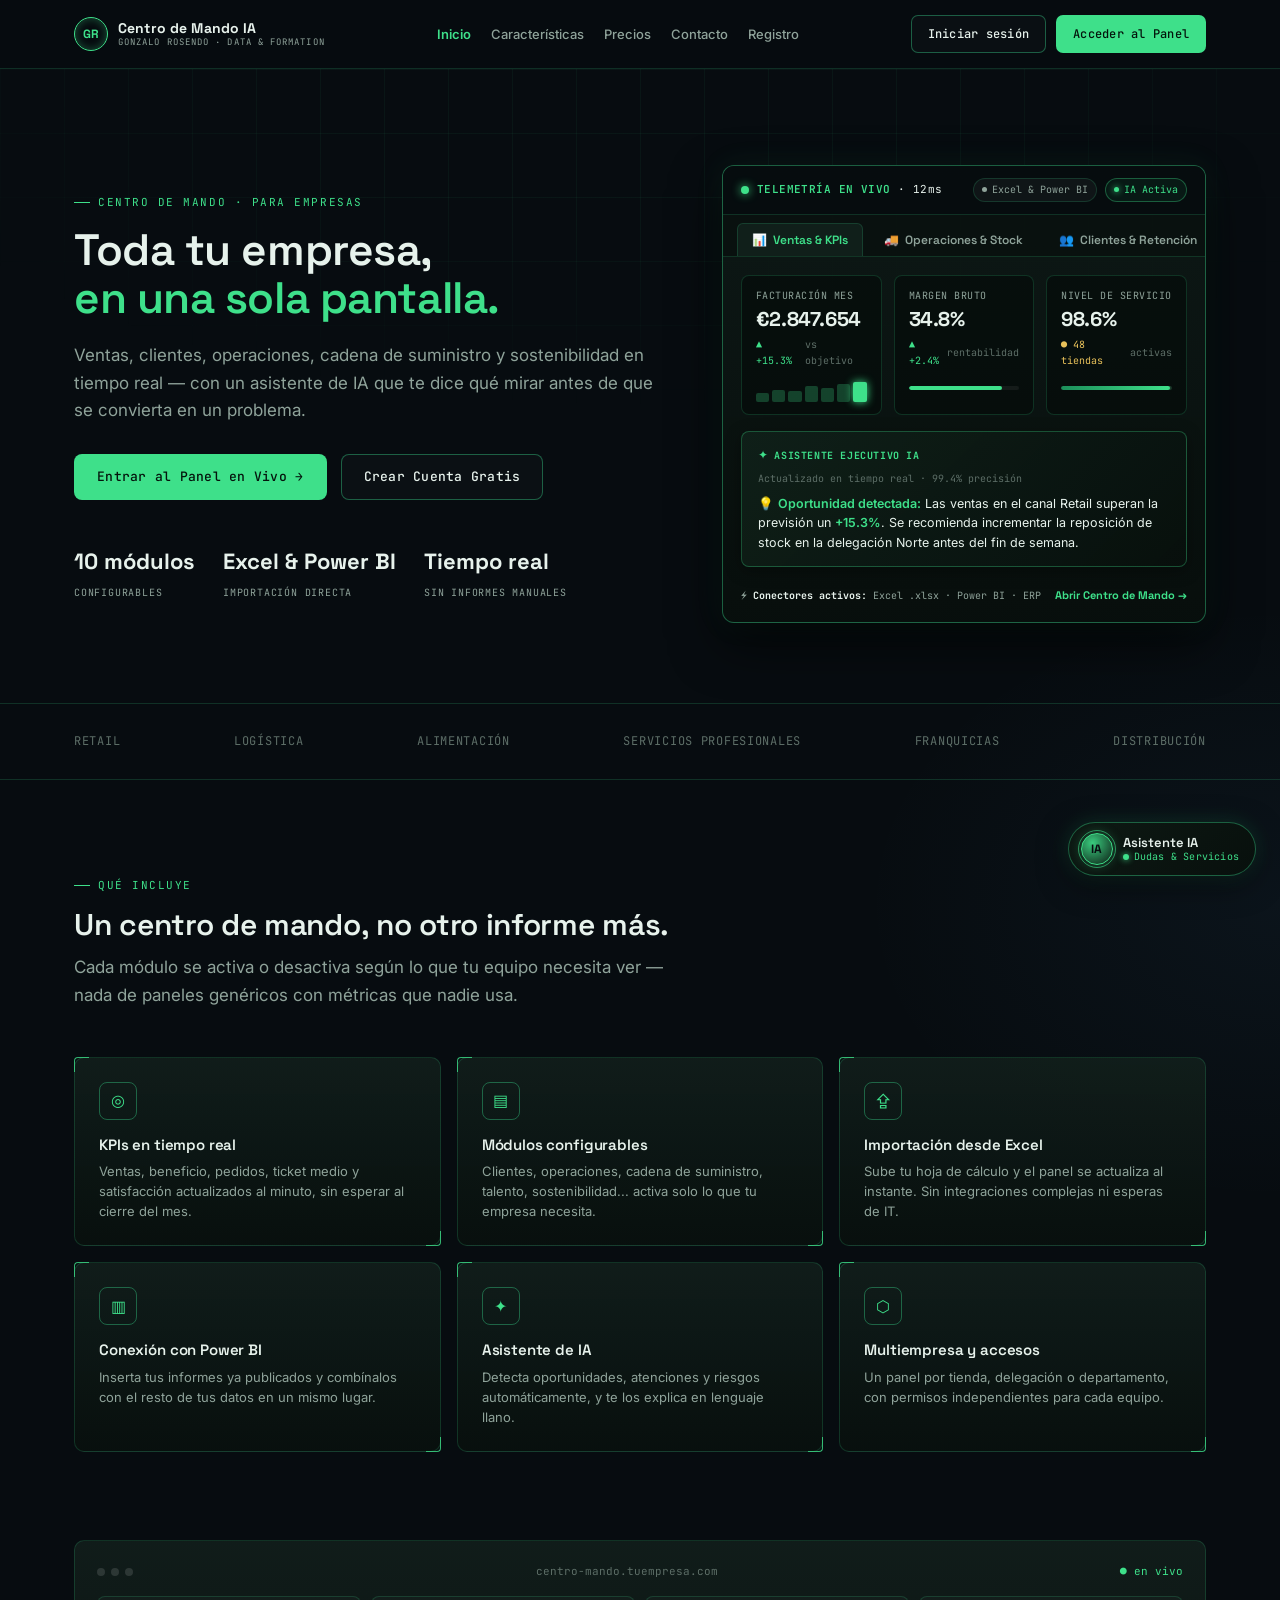
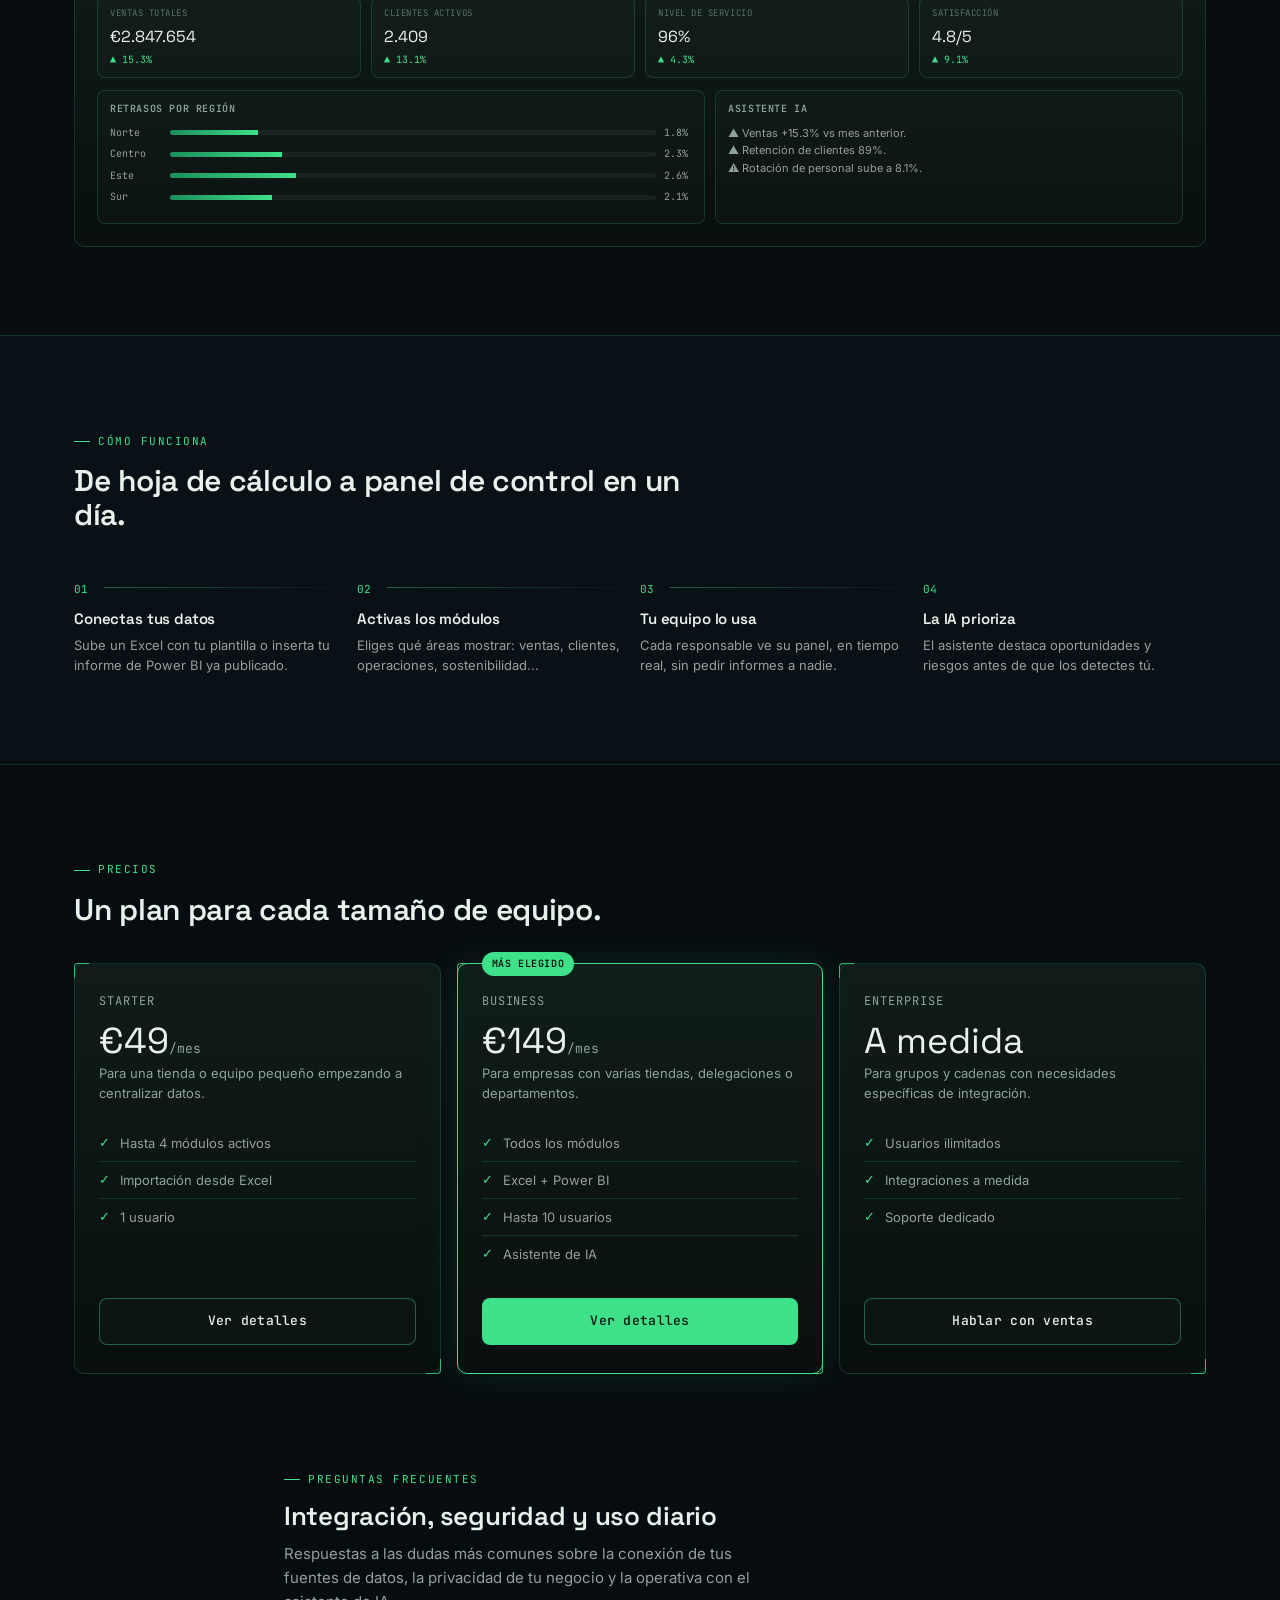
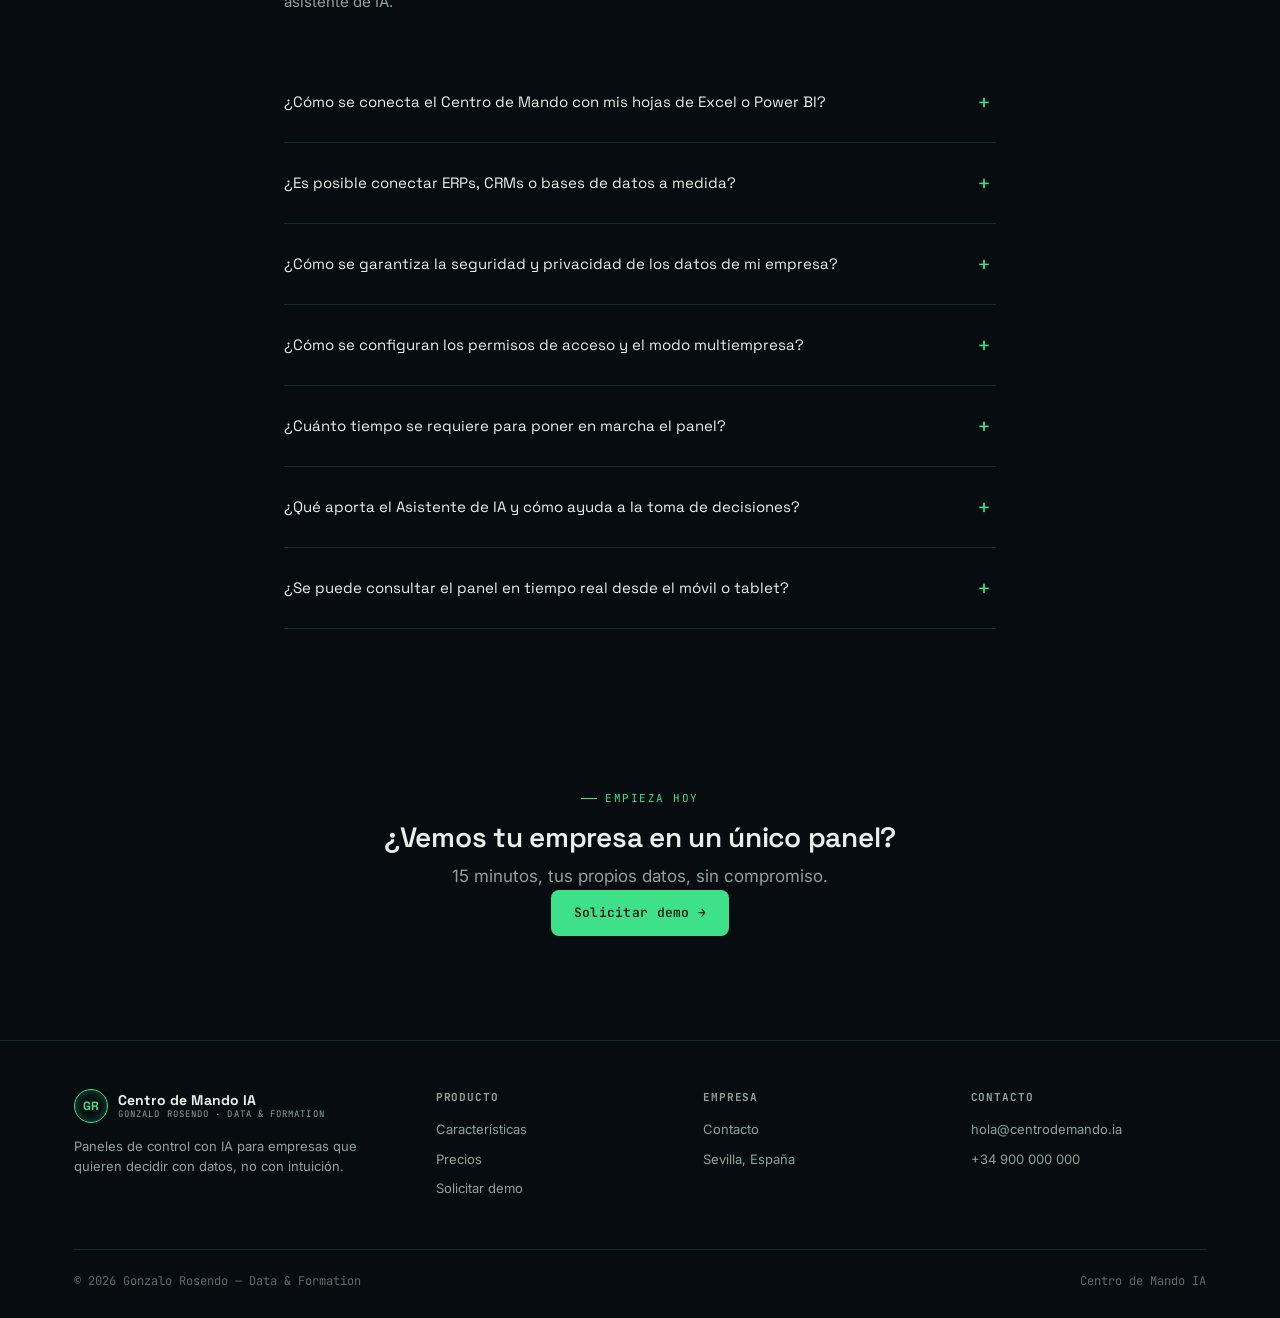
<file: index.html>
<!DOCTYPE html>
<html lang="es">
<head>
<meta charset="UTF-8">
<meta name="viewport" content="width=device-width, initial-scale=1.0">
<title>Centro de Mando IA — El panel de control de tu empresa</title>
<meta name="description" content="Un único panel en tiempo real para ventas, operaciones, clientes y sostenibilidad, con un asistente de IA que prioriza lo importante. Conecta Excel o Power BI en minutos.">
<link rel="stylesheet" href="styles.css">
</head>
<body>

<header class="site">
  <div class="container nav-row">
    <a href="index.html" class="brand">
      <div class="brand-mark">GR</div>
      <div class="brand-text">Centro de Mando IA<span>GONZALO ROSENDO · DATA &amp; FORMATION</span></div>
    </a>
    <nav class="links">
      <a href="index.html" class="active">Inicio</a>
      <a href="caracteristicas.html">Características</a>
      <a href="precios.html">Precios</a>
      <a href="contacto.html">Contacto</a>
      <a href="registro.html">Registro</a>
      <div class="mobile-menu-cta">
        <a href="login.html" class="btn btn-ghost">Iniciar Sesión</a>
        <a href="panel.html" class="btn btn-primary">Acceder al Panel</a>
      </div>
    </nav>
    <div class="nav-cta">
      <a href="login.html" class="btn btn-ghost">Iniciar sesión</a>
      <a href="panel.html" class="btn btn-primary">Acceder al Panel</a>
      <button class="nav-toggle" aria-label="Abrir menú">☰</button>
    </div>
  </div>
</header>

<main>

  <!-- HERO -->
  <section class="hero">
    <div class="grid-bg"></div>
    <div class="container hero-grid">
      <div>
        <div class="eyebrow">Centro de mando · para empresas</div>
        <h1>Toda tu empresa,<br><em>en una sola pantalla.</em></h1>
        <p class="lead">Ventas, clientes, operaciones, cadena de suministro y sostenibilidad en tiempo real — con un asistente de IA que te dice qué mirar antes de que se convierta en un problema.</p>
        <div class="cta-row">
          <a href="panel.html" class="btn btn-primary">Entrar al Panel en Vivo →</a>
          <a href="registro.html" class="btn btn-ghost">Crear Cuenta Gratis</a>
        </div>
        <div class="hero-stats">
          <div class="hero-stat"><b>10 módulos</b><span>configurables</span></div>
          <div class="hero-stat"><b>Excel &amp; Power BI</b><span>importación directa</span></div>
          <div class="hero-stat"><b>Tiempo real</b><span>sin informes manuales</span></div>
        </div>
      </div>
      <div class="hero-cockpit hud" id="heroCockpit">
        <!-- TOP HUD CONSOLE BAR -->
        <div class="cockpit-topbar">
          <div class="cockpit-status-dot">
            <span class="live-pulse"></span>
            <span class="cockpit-status-text" id="cockpitStatusLabel"><strong>TELEMETRÍA EN VIVO</strong> · 12ms</span>
          </div>
          <div class="cockpit-mode-badges">
            <span class="cockpit-pill"><span class="pill-dot"></span> Excel &amp; Power BI</span>
            <span class="cockpit-pill active"><span class="pill-dot green"></span> IA Activa</span>
          </div>
        </div>

        <!-- COCKPIT NAVIGATION TABS (Interactive Switcher) -->
        <div class="cockpit-tabs" role="tablist">
          <button class="cockpit-tab active" id="tabCockpitVentas" onclick="switchHeroCockpitTab('ventas')">
            <span class="tab-icon">📊</span> <span>Ventas &amp; KPIs</span>
          </button>
          <button class="cockpit-tab" id="tabCockpitOperaciones" onclick="switchHeroCockpitTab('operaciones')">
            <span class="tab-icon">🚚</span> <span>Operaciones &amp; Stock</span>
          </button>
          <button class="cockpit-tab" id="tabCockpitClientes" onclick="switchHeroCockpitTab('clientes')">
            <span class="tab-icon">👥</span> <span>Clientes &amp; Retención</span>
          </button>
        </div>

        <!-- MAIN DYNAMIC CONTENT CONTAINER -->
        <div class="cockpit-body">
          
          <!-- KPI ROW -->
          <div class="cockpit-kpi-grid">
            <div class="cockpit-kpi-card">
              <div class="kpi-label" id="kpiHeroLabel1">Facturación Mes</div>
              <div class="kpi-val" id="kpiHeroVal1">€2.847.654</div>
              <div class="kpi-trend up" id="kpiHeroTrend1">▲ +15.3% <span id="kpiHeroSub1">vs objetivo</span></div>
              <div class="kpi-sparkline" id="kpiHeroSpark1">
                <div class="spark-bar" style="height:45%;"></div>
                <div class="spark-bar" style="height:60%;"></div>
                <div class="spark-bar" style="height:55%;"></div>
                <div class="spark-bar" style="height:78%;"></div>
                <div class="spark-bar" style="height:70%;"></div>
                <div class="spark-bar" style="height:90%;"></div>
                <div class="spark-bar active" style="height:100%;"></div>
              </div>
            </div>
            
            <div class="cockpit-kpi-card">
              <div class="kpi-label" id="kpiHeroLabel2">Margen Bruto</div>
              <div class="kpi-val" id="kpiHeroVal2">34.8%</div>
              <div class="kpi-trend up" id="kpiHeroTrend2">▲ +2.4% <span id="kpiHeroSub2">rentabilidad</span></div>
              <div class="kpi-progress-bar">
                <div class="kpi-prog-fill" id="kpiHeroProg2" style="width:84%;"></div>
              </div>
            </div>

            <div class="cockpit-kpi-card">
              <div class="kpi-label" id="kpiHeroLabel3">Nivel de Servicio</div>
              <div class="kpi-val" id="kpiHeroVal3">98.6%</div>
              <div class="kpi-trend neutral" id="kpiHeroTrend3">● 48 tiendas <span id="kpiHeroSub3">activas</span></div>
              <div class="kpi-progress-bar">
                <div class="kpi-prog-fill green" id="kpiHeroProg3" style="width:98%;"></div>
              </div>
            </div>
          </div>

          <!-- EXECUTIVE AI INSIGHT BANNER -->
          <div class="cockpit-ai-card">
            <div class="ai-card-header">
              <div class="ai-card-badge">
                <span class="ai-sparkle">✦</span>
                <strong>ASISTENTE EJECUTIVO IA</strong>
              </div>
              <span class="ai-card-time" id="aiHeroTime">Actualizado en tiempo real · 99.4% precisión</span>
            </div>
            <div class="ai-card-body" id="aiHeroText">
              <p>💡 <strong>Oportunidad detectada:</strong> Las ventas en el canal Retail superan la previsión un <strong>+15.3%</strong>. Se recomienda incrementar la reposición de stock en la delegación Norte antes del fin de semana.</p>
            </div>
          </div>

          <!-- MINI METRICS & SYNC FOOTER -->
          <div class="cockpit-footer-row">
            <div class="cockpit-sync-badge">
              <span class="sync-icon">⚡</span>
              <span><strong>Conectores activos:</strong> Excel .xlsx · Power BI · ERP</span>
            </div>
            <a href="panel.html" class="cockpit-live-link">Abrir Centro de Mando →</a>
          </div>

        </div>
      </div>
    </div>
  </section>

  <!-- PROOF STRIP -->
  <section class="proof">
    <div class="container proof-row reveal">
      <span class="proof-item">RETAIL</span>
      <span class="proof-item">LOGÍSTICA</span>
      <span class="proof-item">ALIMENTACIÓN</span>
      <span class="proof-item">SERVICIOS PROFESIONALES</span>
      <span class="proof-item">FRANQUICIAS</span>
      <span class="proof-item">DISTRIBUCIÓN</span>
    </div>
  </section>

  <!-- FEATURES -->
  <section class="section-pad">
    <div class="container">
      <div class="section-head reveal">
        <div class="eyebrow">Qué incluye</div>
        <h2>Un centro de mando, no otro informe más.</h2>
        <p class="lead" style="margin-top:12px;">Cada módulo se activa o desactiva según lo que tu equipo necesita ver — nada de paneles genéricos con métricas que nadie usa.</p>
      </div>
      <div class="feat-grid">
        <div class="hud feat-card reveal">
          <div class="feat-icon">◎</div>
          <h3>KPIs en tiempo real</h3>
          <p>Ventas, beneficio, pedidos, ticket medio y satisfacción actualizados al minuto, sin esperar al cierre del mes.</p>
        </div>
        <div class="hud feat-card reveal">
          <div class="feat-icon">▤</div>
          <h3>Módulos configurables</h3>
          <p>Clientes, operaciones, cadena de suministro, talento, sostenibilidad... activa solo lo que tu empresa necesita.</p>
        </div>
        <div class="hud feat-card reveal">
          <div class="feat-icon">⇪</div>
          <h3>Importación desde Excel</h3>
          <p>Sube tu hoja de cálculo y el panel se actualiza al instante. Sin integraciones complejas ni esperas de IT.</p>
        </div>
        <div class="hud feat-card reveal">
          <div class="feat-icon">▥</div>
          <h3>Conexión con Power BI</h3>
          <p>Inserta tus informes ya publicados y combínalos con el resto de tus datos en un mismo lugar.</p>
        </div>
        <div class="hud feat-card reveal">
          <div class="feat-icon">✦</div>
          <h3>Asistente de IA</h3>
          <p>Detecta oportunidades, atenciones y riesgos automáticamente, y te los explica en lenguaje llano.</p>
        </div>
        <div class="hud feat-card reveal">
          <div class="feat-icon">⬡</div>
          <h3>Multiempresa y accesos</h3>
          <p>Un panel por tienda, delegación o departamento, con permisos independientes para cada equipo.</p>
        </div>
      </div>
    </div>
  </section>

  <!-- PREVIEW -->
  <section class="section-pad" style="padding-top:0;">
    <div class="container">
      <div class="hud preview reveal">
        <div class="preview-topbar">
          <div class="preview-dots"><span></span><span></span><span></span></div>
          <span class="mono" style="font-size:11px;color:var(--text-faint);">centro-mando.tuempresa.com</span>
          <span class="mono" style="font-size:11px;color:var(--green);">● en vivo</span>
        </div>
        <div class="preview-kpis">
          <div class="mini-kpi"><div class="eb">Ventas totales</div><div class="val">€2.847.654</div><div class="delta">▲ 15.3%</div></div>
          <div class="mini-kpi"><div class="eb">Clientes activos</div><div class="val">2.409</div><div class="delta">▲ 13.1%</div></div>
          <div class="mini-kpi"><div class="eb">Nivel de servicio</div><div class="val">96%</div><div class="delta">▲ 4.3%</div></div>
          <div class="mini-kpi"><div class="eb">Satisfacción</div><div class="val">4.8/5</div><div class="delta">▲ 9.1%</div></div>
        </div>
        <div class="preview-panels">
          <div class="mini-panel">
            <h4>Retrasos por región</h4>
            <div class="mini-bar-row"><span>Norte</span><div class="mini-track"><div class="mini-fill" style="width:18%;"></div></div><span>1.8%</span></div>
            <div class="mini-bar-row"><span>Centro</span><div class="mini-track"><div class="mini-fill" style="width:23%;"></div></div><span>2.3%</span></div>
            <div class="mini-bar-row"><span>Este</span><div class="mini-track"><div class="mini-fill" style="width:26%;"></div></div><span>2.6%</span></div>
            <div class="mini-bar-row"><span>Sur</span><div class="mini-track"><div class="mini-fill" style="width:21%;"></div></div><span>2.1%</span></div>
          </div>
          <div class="mini-panel">
            <h4>Asistente IA</h4>
            <p style="font-size:11px;color:var(--text-dim);line-height:1.6;">▲ Ventas +15.3% vs mes anterior.<br>▲ Retención de clientes 89%.<br>⚠ Rotación de personal sube a 8.1%.</p>
          </div>
        </div>
      </div>
    </div>
  </section>

  <!-- STEPS -->
  <section class="section-pad" style="background:var(--bg-soft);border-top:1px solid var(--panel-border);border-bottom:1px solid var(--panel-border);">
    <div class="container">
      <div class="section-head reveal">
        <div class="eyebrow">Cómo funciona</div>
        <h2>De hoja de cálculo a panel de control en un día.</h2>
      </div>
      <div class="steps">
        <div class="step reveal">
          <div class="num">01</div>
          <h3>Conectas tus datos</h3>
          <p>Sube un Excel con tu plantilla o inserta tu informe de Power BI ya publicado.</p>
        </div>
        <div class="step reveal">
          <div class="num">02</div>
          <h3>Activas los módulos</h3>
          <p>Eliges qué áreas mostrar: ventas, clientes, operaciones, sostenibilidad...</p>
        </div>
        <div class="step reveal">
          <div class="num">03</div>
          <h3>Tu equipo lo usa</h3>
          <p>Cada responsable ve su panel, en tiempo real, sin pedir informes a nadie.</p>
        </div>
        <div class="step reveal">
          <div class="num">04</div>
          <h3>La IA prioriza</h3>
          <p>El asistente destaca oportunidades y riesgos antes de que los detectes tú.</p>
        </div>
      </div>
    </div>
  </section>

  <!-- PRICING TEASER -->
  <section class="section-pad">
    <div class="container">
      <div class="section-head reveal" style="margin-bottom:36px;">
        <div class="eyebrow">Precios</div>
        <h2>Un plan para cada tamaño de equipo.</h2>
      </div>
      <div class="pricing-grid reveal">
        <div class="hud price-card">
          <div class="plan-name">Starter</div>
          <div class="plan-price">€49<span>/mes</span></div>
          <div class="plan-desc">Para una tienda o equipo pequeño empezando a centralizar datos.</div>
          <ul>
            <li>Hasta 4 módulos activos</li>
            <li>Importación desde Excel</li>
            <li>1 usuario</li>
          </ul>
          <a href="precios.html" class="btn btn-ghost btn-block">Ver detalles</a>
        </div>
        <div class="hud price-card featured">
          <div class="price-badge">Más elegido</div>
          <div class="plan-name">Business</div>
          <div class="plan-price">€149<span>/mes</span></div>
          <div class="plan-desc">Para empresas con varias tiendas, delegaciones o departamentos.</div>
          <ul>
            <li>Todos los módulos</li>
            <li>Excel + Power BI</li>
            <li>Hasta 10 usuarios</li>
            <li>Asistente de IA</li>
          </ul>
          <a href="precios.html" class="btn btn-primary btn-block">Ver detalles</a>
        </div>
        <div class="hud price-card">
          <div class="plan-name">Enterprise</div>
          <div class="plan-price">A medida</div>
          <div class="plan-desc">Para grupos y cadenas con necesidades específicas de integración.</div>
          <ul>
            <li>Usuarios ilimitados</li>
            <li>Integraciones a medida</li>
            <li>Soporte dedicado</li>
          </ul>
          <a href="contacto.html" class="btn btn-ghost btn-block">Hablar con ventas</a>
        </div>
      </div>
    </div>
  </section>

  <!-- FAQ -->
  <section class="section-pad" style="padding-top:0;">
    <div class="container" style="max-width:760px;">
      <div class="section-head reveal">
        <div class="eyebrow">Preguntas frecuentes</div>
        <h2 style="font-size:26px;margin-top:14px;">Integración, seguridad y uso diario</h2>
        <p class="lead" style="margin-top:10px;font-size:15px;">Respuestas a las dudas más comunes sobre la conexión de tus fuentes de datos, la privacidad de tu negocio y la operativa con el asistente de IA.</p>
      </div>

      <div class="faq-item reveal">
        <div class="faq-q">¿Cómo se conecta el Centro de Mando con mis hojas de Excel o Power BI?<span class="plus">+</span></div>
        <div class="faq-a"><p>Puedes descargar nuestra plantilla estructurada de Excel, volcar tus datos y subirla directamente para una actualización inmediata. Si ya utilizas Power BI, puedes integrar tus informes publicados en cuestión de minutos pegando el enlace de tu reporte para unificarlo con el resto de tus módulos.</p></div>
      </div>

      <div class="faq-item reveal">
        <div class="faq-q">¿Es posible conectar ERPs, CRMs o bases de datos a medida?<span class="plus">+</span></div>
        <div class="faq-a"><p>Sí. En el plan Enterprise disponemos de conectores y APIs para enlazar directamente tus sistemas de gestión (SAP, Navision, Holded), CRMs (Salesforce, HubSpot) o bases de datos SQL, automatizando la sincronización continua sin intervención manual.</p></div>
      </div>

      <div class="faq-item reveal">
        <div class="faq-q">¿Cómo se garantiza la seguridad y privacidad de los datos de mi empresa?<span class="plus">+</span></div>
        <div class="faq-a"><p>Toda la información se transmite cifrada mediante protocolo SSL/TLS de extremo a extremo y se procesa en servidores seguros ubicados en la Unión Europea bajo estricto cumplimiento del RGPD. Tus datos empresariales son 100% privados y nunca se comparten con terceros ni se utilizan para entrenar modelos públicos.</p></div>
      </div>

      <div class="faq-item reveal">
        <div class="faq-q">¿Cómo se configuran los permisos de acceso y el modo multiempresa?<span class="plus">+</span></div>
        <div class="faq-a"><p>El sistema cuenta con un gestor de roles y permisos por tienda, delegación o departamento. Puedes definir exactamente qué métricas e indicadores visualiza cada responsable, manteniendo la confidencialidad entre departamentos.</p></div>
      </div>

      <div class="faq-item reveal">
        <div class="faq-q">¿Cuánto tiempo se requiere para poner en marcha el panel?<span class="plus">+</span></div>
        <div class="faq-a"><p>La puesta en marcha puede completarse en menos de un día. Solo necesitas activar los módulos relevantes para tu operativa y cargar tu primer archivo o informe, sin necesidad de desarrollos a medida ni instalaciones en servidores locales.</p></div>
      </div>

      <div class="faq-item reveal">
        <div class="faq-q">¿Qué aporta el Asistente de IA y cómo ayuda a la toma de decisiones?<span class="plus">+</span></div>
        <div class="faq-a"><p>El asistente analiza constantemente el comportamiento de tus KPIs (ventas, márgenes, cadena de suministro, satisfacción) y genera resúmenes claros con alertas preventivas sobre riesgos emergentes y sugerencias de optimización antes de que afecten a tu operativa.</p></div>
      </div>

      <div class="faq-item reveal">
        <div class="faq-q">¿Se puede consultar el panel en tiempo real desde el móvil o tablet?<span class="plus">+</span></div>
        <div class="faq-a"><p>Sí, la interfaz está completamente adaptada a dispositivos móviles y tablets. Podrás comprobar el estado de tus operaciones, ventas y alertas en cualquier momento y lugar con una experiencia visual fluida y rápida.</p></div>
      </div>
    </div>
  </section>

  <!-- CTA BAND -->
  <section class="cta-band">
    <div class="container reveal">
      <div class="eyebrow" style="justify-content:center;">Empieza hoy</div>
      <h2>¿Vemos tu empresa en un único panel?</h2>
      <p class="lead" style="margin:0 auto;text-align:center;">15 minutos, tus propios datos, sin compromiso.</p>
      <div class="cta-row">
        <a href="contacto.html" class="btn btn-primary">Solicitar demo →</a>
      </div>
    </div>
  </section>

</main>

<footer class="site">
  <div class="container">
    <div class="footer-grid">
      <div class="footer-col">
        <div class="brand" style="margin-bottom:14px;">
          <div class="brand-mark">GR</div>
          <div class="brand-text">Centro de Mando IA<span>GONZALO ROSENDO · DATA &amp; FORMATION</span></div>
        </div>
        <p>Paneles de control con IA para empresas que quieren decidir con datos, no con intuición.</p>
      </div>
      <div class="footer-col">
        <h5>Producto</h5>
        <a href="caracteristicas.html">Características</a>
        <a href="precios.html">Precios</a>
        <a href="contacto.html">Solicitar demo</a>
      </div>
      <div class="footer-col">
        <h5>Empresa</h5>
        <a href="contacto.html">Contacto</a>
        <p>Sevilla, España</p>
      </div>
      <div class="footer-col">
        <h5>Contacto</h5>
        <p>hola@centrodemando.ia</p>
        <p>+34 900 000 000</p>
      </div>
    </div>
    <div class="footer-bottom">
      <span>© 2026 Gonzalo Rosendo — Data &amp; Formation</span>
      <span>Centro de Mando IA</span>
    </div>
  </div>
</footer>

<script src="script.js"></script>
</body>
</html>
</file>
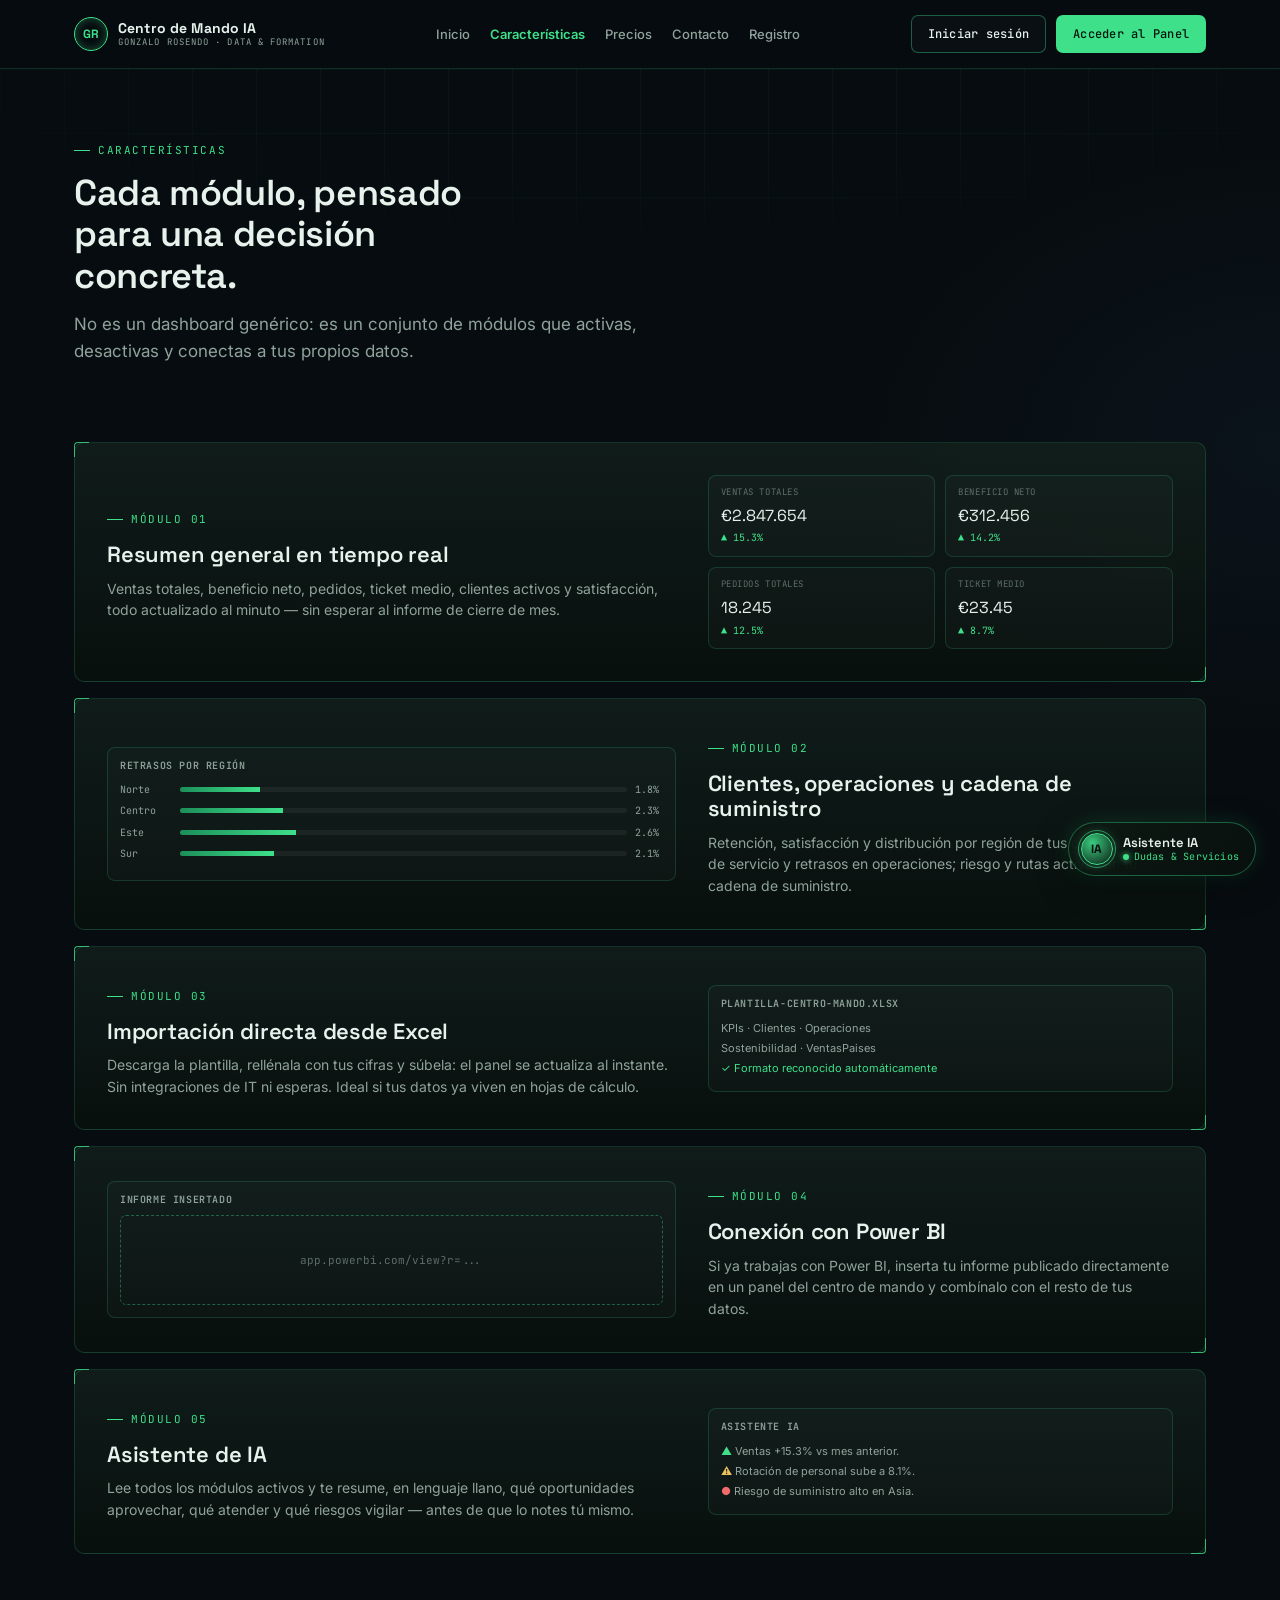
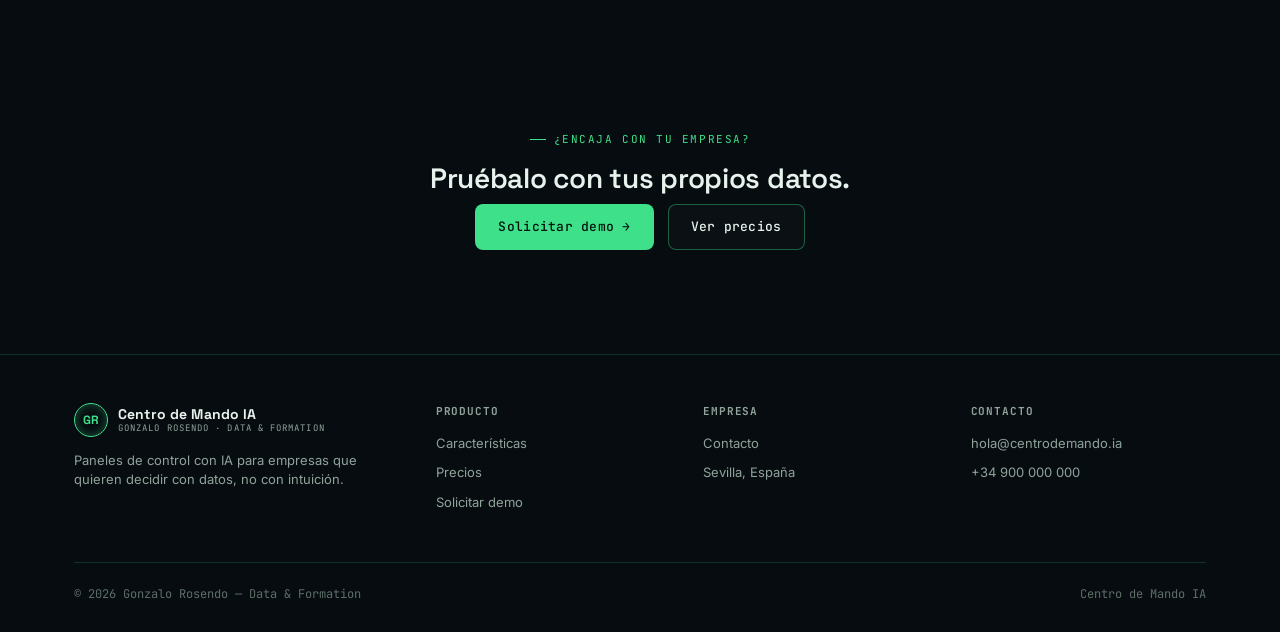
<file: caracteristicas.html>
<!DOCTYPE html>
<html lang="es">
<head>
<meta charset="UTF-8">
<meta name="viewport" content="width=device-width, initial-scale=1.0">
<title>Características — Centro de Mando IA</title>
<meta name="description" content="Descubre todos los módulos del Centro de Mando IA: ventas, clientes, operaciones, cadena de suministro, sostenibilidad, importación de Excel, Power BI y asistente de IA.">
<link rel="stylesheet" href="styles.css">
</head>
<body>

<header class="site">
  <div class="container nav-row">
    <a href="index.html" class="brand">
      <div class="brand-mark">GR</div>
      <div class="brand-text">Centro de Mando IA<span>GONZALO ROSENDO · DATA &amp; FORMATION</span></div>
    </a>
    <nav class="links">
      <a href="index.html">Inicio</a>
      <a href="caracteristicas.html" class="active">Características</a>
      <a href="precios.html">Precios</a>
      <a href="contacto.html">Contacto</a>
      <a href="registro.html">Registro</a>
      <div class="mobile-menu-cta">
        <a href="login.html" class="btn btn-ghost">Iniciar Sesión</a>
        <a href="panel.html" class="btn btn-primary">Acceder al Panel</a>
      </div>
    </nav>
    <div class="nav-cta">
      <a href="login.html" class="btn btn-ghost">Iniciar sesión</a>
      <a href="panel.html" class="btn btn-primary">Acceder al Panel</a>
      <button class="nav-toggle" aria-label="Abrir menú">☰</button>
    </div>
  </div>
</header>

<main>

  <section class="page-hero">
    <div class="grid-bg"></div>
    <div class="container">
      <div class="eyebrow">Características</div>
      <h1>Cada módulo, pensado para una decisión concreta.</h1>
      <p class="lead" style="margin-top:14px;">No es un dashboard genérico: es un conjunto de módulos que activas, desactivas y conectas a tus propios datos.</p>
    </div>
  </section>

  <!-- MODULE DETAIL BLOCKS -->
  <section class="section-pad" style="padding-top:20px;">
    <div class="container">

      <div class="hud reveal module-hud">
        <div class="module-text">
          <div class="eyebrow">Módulo 01</div>
          <h2 style="font-size:22px;margin:14px 0 10px;">Resumen general en tiempo real</h2>
          <p style="color:var(--text-dim);font-size:14px;">Ventas totales, beneficio neto, pedidos, ticket medio, clientes activos y satisfacción, todo actualizado al minuto — sin esperar al informe de cierre de mes.</p>
        </div>
        <div class="module-visual preview-kpis" style="grid-template-columns:1fr 1fr;margin-bottom:0;">
          <div class="mini-kpi"><div class="eb">Ventas totales</div><div class="val">€2.847.654</div><div class="delta">▲ 15.3%</div></div>
          <div class="mini-kpi"><div class="eb">Beneficio neto</div><div class="val">€312.456</div><div class="delta">▲ 14.2%</div></div>
          <div class="mini-kpi"><div class="eb">Pedidos totales</div><div class="val">18.245</div><div class="delta">▲ 12.5%</div></div>
          <div class="mini-kpi"><div class="eb">Ticket medio</div><div class="val">€23.45</div><div class="delta">▲ 8.7%</div></div>
        </div>
      </div>

      <div class="hud reveal module-hud reverse">
        <div class="module-text">
          <div class="eyebrow">Módulo 02</div>
          <h2 style="font-size:22px;margin:14px 0 10px;">Clientes, operaciones y cadena de suministro</h2>
          <p style="color:var(--text-dim);font-size:14px;">Retención, satisfacción y distribución por región de tus clientes; nivel de servicio y retrasos en operaciones; riesgo y rutas activas en tu cadena de suministro.</p>
        </div>
        <div class="module-visual mini-panel">
          <h4>Retrasos por región</h4>
          <div class="mini-bar-row"><span>Norte</span><div class="mini-track"><div class="mini-fill" style="width:18%;"></div></div><span>1.8%</span></div>
          <div class="mini-bar-row"><span>Centro</span><div class="mini-track"><div class="mini-fill" style="width:23%;"></div></div><span>2.3%</span></div>
          <div class="mini-bar-row"><span>Este</span><div class="mini-track"><div class="mini-fill" style="width:26%;"></div></div><span>2.6%</span></div>
          <div class="mini-bar-row"><span>Sur</span><div class="mini-track"><div class="mini-fill" style="width:21%;"></div></div><span>2.1%</span></div>
        </div>
      </div>

      <div class="hud reveal module-hud">
        <div class="module-text">
          <div class="eyebrow">Módulo 03</div>
          <h2 style="font-size:22px;margin:14px 0 10px;">Importación directa desde Excel</h2>
          <p style="color:var(--text-dim);font-size:14px;">Descarga la plantilla, rellénala con tus cifras y súbela: el panel se actualiza al instante. Sin integraciones de IT ni esperas. Ideal si tus datos ya viven en hojas de cálculo.</p>
        </div>
        <div class="module-visual mini-panel">
          <h4>plantilla-centro-mando.xlsx</h4>
          <p style="font-size:11px;color:var(--text-dim);line-height:1.8;">
            KPIs · Clientes · Operaciones<br>
            Sostenibilidad · VentasPaises<br>
            <span style="color:var(--green);">✓ Formato reconocido automáticamente</span>
          </p>
        </div>
      </div>

      <div class="hud reveal module-hud reverse">
        <div class="module-text">
          <div class="eyebrow">Módulo 04</div>
          <h2 style="font-size:22px;margin:14px 0 10px;">Conexión con Power BI</h2>
          <p style="color:var(--text-dim);font-size:14px;">Si ya trabajas con Power BI, inserta tu informe publicado directamente en un panel del centro de mando y combínalo con el resto de tus datos.</p>
        </div>
        <div class="module-visual mini-panel">
          <h4>Informe insertado</h4>
          <div style="height:90px;border:1px dashed var(--panel-border-strong);border-radius:6px;display:flex;align-items:center;justify-content:center;font-family:var(--font-mono);font-size:11px;color:var(--text-faint);word-break:break-all;text-align:center;padding:10px;">app.powerbi.com/view?r=...</div>
        </div>
      </div>

      <div class="hud reveal module-hud">
        <div class="module-text">
          <div class="eyebrow">Módulo 05</div>
          <h2 style="font-size:22px;margin:14px 0 10px;">Asistente de IA</h2>
          <p style="color:var(--text-dim);font-size:14px;">Lee todos los módulos activos y te resume, en lenguaje llano, qué oportunidades aprovechar, qué atender y qué riesgos vigilar — antes de que lo notes tú mismo.</p>
        </div>
        <div class="module-visual mini-panel">
          <h4>Asistente IA</h4>
          <p style="font-size:11px;color:var(--text-dim);line-height:1.8;">
            <span style="color:var(--green);">▲</span> Ventas +15.3% vs mes anterior.<br>
            <span style="color:var(--amber);">⚠</span> Rotación de personal sube a 8.1%.<br>
            <span style="color:var(--red);">●</span> Riesgo de suministro alto en Asia.
          </p>
        </div>
      </div>

    </div>
  </section>

  <section class="cta-band">
    <div class="container reveal">
      <div class="eyebrow" style="justify-content:center;">¿Encaja con tu empresa?</div>
      <h2>Pruébalo con tus propios datos.</h2>
      <div class="cta-row">
        <a href="contacto.html" class="btn btn-primary">Solicitar demo →</a>
        <a href="precios.html" class="btn btn-ghost">Ver precios</a>
      </div>
    </div>
  </section>

</main>

<footer class="site">
  <div class="container">
    <div class="footer-grid">
      <div class="footer-col">
        <div class="brand" style="margin-bottom:14px;">
          <div class="brand-mark">GR</div>
          <div class="brand-text">Centro de Mando IA<span>GONZALO ROSENDO · DATA &amp; FORMATION</span></div>
        </div>
        <p>Paneles de control con IA para empresas que quieren decidir con datos, no con intuición.</p>
      </div>
      <div class="footer-col">
        <h5>Producto</h5>
        <a href="caracteristicas.html">Características</a>
        <a href="precios.html">Precios</a>
        <a href="contacto.html">Solicitar demo</a>
      </div>
      <div class="footer-col">
        <h5>Empresa</h5>
        <a href="contacto.html">Contacto</a>
        <p>Sevilla, España</p>
      </div>
      <div class="footer-col">
        <h5>Contacto</h5>
        <p>hola@centrodemando.ia</p>
        <p>+34 900 000 000</p>
      </div>
    </div>
    <div class="footer-bottom">
      <span>© 2026 Gonzalo Rosendo — Data &amp; Formation</span>
      <span>Centro de Mando IA</span>
    </div>
  </div>
</footer>

<script src="script.js"></script>
</body>
</html>
</file>
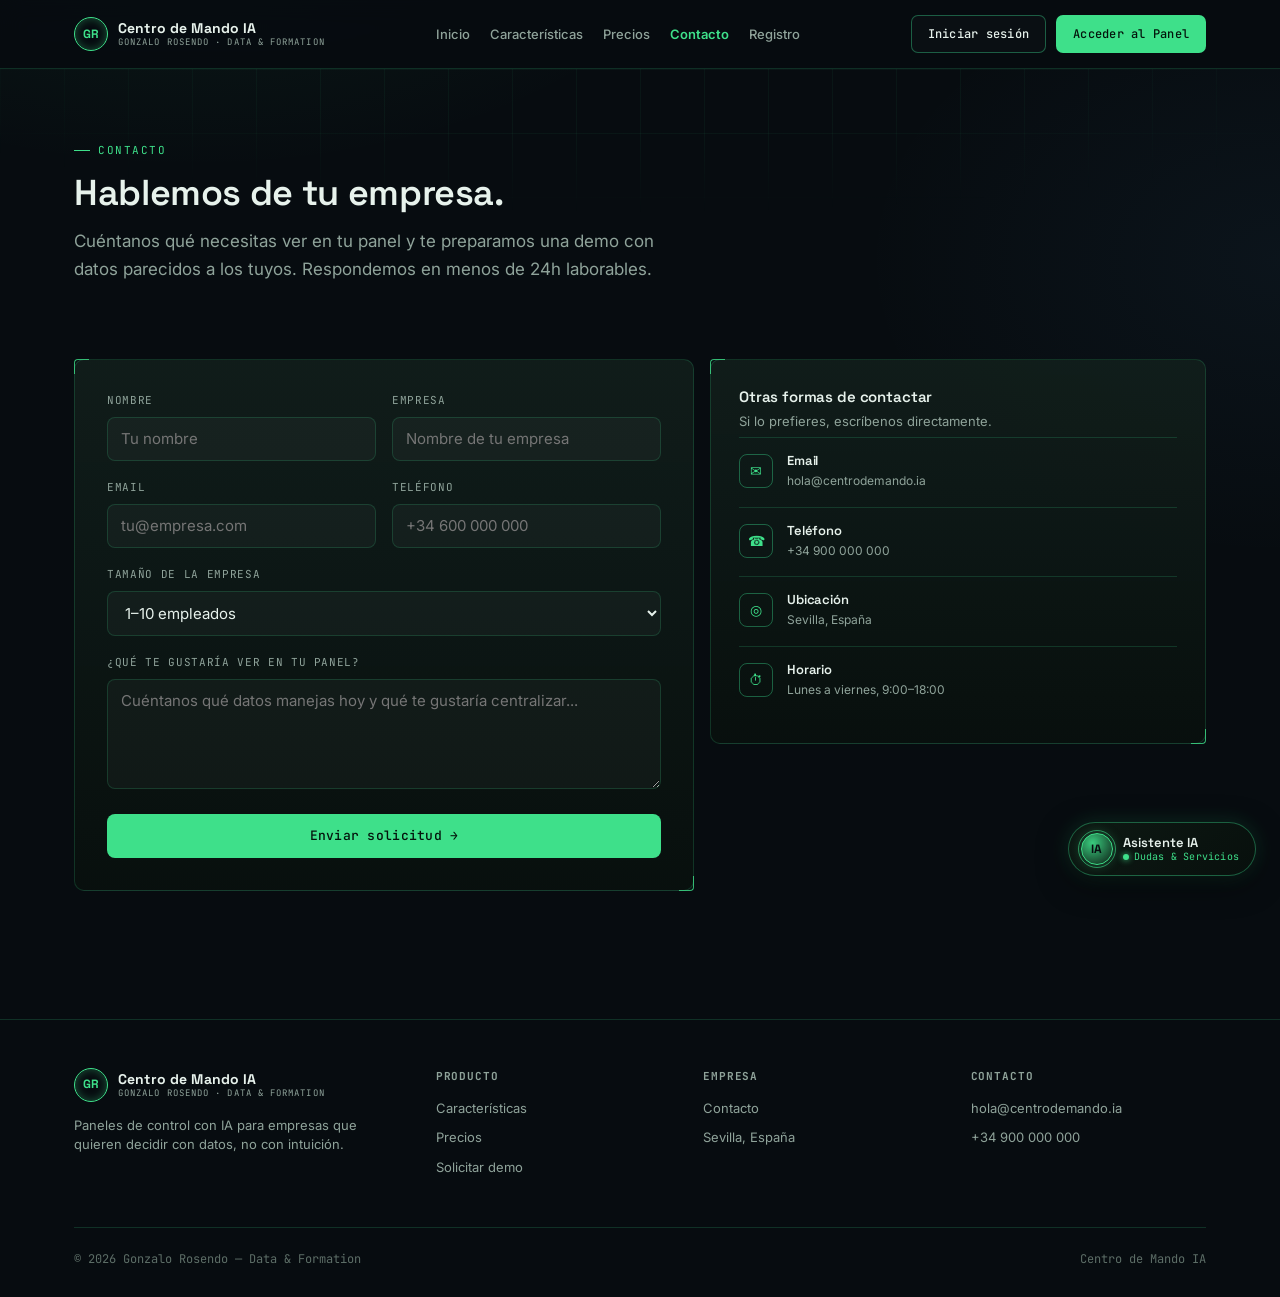
<file: contacto.html>
<!DOCTYPE html>
<html lang="es">
<head>
<meta charset="UTF-8">
<meta name="viewport" content="width=device-width, initial-scale=1.0">
<title>Contacto — Centro de Mando IA</title>
<meta name="description" content="Solicita una demo del Centro de Mando IA para tu empresa. Te respondemos en menos de 24 horas laborables.">
<link rel="stylesheet" href="styles.css">
</head>
<body>

<header class="site">
  <div class="container nav-row">
    <a href="index.html" class="brand">
      <div class="brand-mark">GR</div>
      <div class="brand-text">Centro de Mando IA<span>GONZALO ROSENDO · DATA &amp; FORMATION</span></div>
    </a>
    <nav class="links">
      <a href="index.html">Inicio</a>
      <a href="caracteristicas.html">Características</a>
      <a href="precios.html">Precios</a>
      <a href="contacto.html" class="active">Contacto</a>
      <a href="registro.html">Registro</a>
      <div class="mobile-menu-cta">
        <a href="login.html" class="btn btn-ghost">Iniciar Sesión</a>
        <a href="panel.html" class="btn btn-primary">Acceder al Panel</a>
      </div>
    </nav>
    <div class="nav-cta">
      <a href="login.html" class="btn btn-ghost">Iniciar sesión</a>
      <a href="panel.html" class="btn btn-primary">Acceder al Panel</a>
      <button class="nav-toggle" aria-label="Abrir menú">☰</button>
    </div>
  </div>
</header>

<main>

  <section class="page-hero">
    <div class="grid-bg"></div>
    <div class="container">
      <div class="eyebrow">Contacto</div>
      <h1 style="max-width:none;">Hablemos de tu empresa.</h1>
      <p class="lead" style="margin-top:14px;">Cuéntanos qué necesitas ver en tu panel y te preparamos una demo con datos parecidos a los tuyos. Respondemos en menos de 24h laborables.</p>
    </div>
  </section>

  <section class="section-pad" style="padding-top:20px;">
    <div class="container contact-grid">

      <div class="hud reveal" style="padding:32px;">
        <form id="contactForm">
          <div class="field-row">
            <div class="field">
              <label for="nombre">Nombre</label>
              <input type="text" id="nombre" name="nombre" required placeholder="Tu nombre">
            </div>
            <div class="field">
              <label for="empresa">Empresa</label>
              <input type="text" id="empresa" name="empresa" required placeholder="Nombre de tu empresa">
            </div>
          </div>
          <div class="field-row">
            <div class="field">
              <label for="email">Email</label>
              <input type="email" id="email" name="email" required placeholder="tu@empresa.com">
            </div>
            <div class="field">
              <label for="telefono">Teléfono</label>
              <input type="tel" id="telefono" name="telefono" placeholder="+34 600 000 000">
            </div>
          </div>
          <div class="field">
            <label for="tamano">Tamaño de la empresa</label>
            <select id="tamano" name="tamano">
              <option>1–10 empleados</option>
              <option>11–50 empleados</option>
              <option>51–200 empleados</option>
              <option>Más de 200 empleados</option>
            </select>
          </div>
          <div class="field">
            <label for="mensaje">¿Qué te gustaría ver en tu panel?</label>
            <textarea id="mensaje" name="mensaje" placeholder="Cuéntanos qué datos manejas hoy y qué te gustaría centralizar..."></textarea>
          </div>
          <button type="submit" class="btn btn-primary btn-block">Enviar solicitud →</button>
        </form>

        <div class="form-success" id="formSuccess">
          <div class="check">✓</div>
          <h3 style="font-size:18px;margin-bottom:8px;">Solicitud enviada</h3>
          <p style="color:var(--text-dim);font-size:13px;">Gracias, hemos recibido tu solicitud. Te contactaremos en menos de 24h laborables.</p>
        </div>
      </div>

      <div class="hud reveal" style="padding:28px;">
        <h3 style="font-size:15px;margin-bottom:6px;">Otras formas de contactar</h3>
        <p style="font-size:13px;color:var(--text-dim);margin-bottom:6px;">Si lo prefieres, escríbenos directamente.</p>

        <div class="contact-info-item">
          <div class="ic">✉</div>
          <div><h4>Email</h4><p>hola@centrodemando.ia</p></div>
        </div>
        <div class="contact-info-item">
          <div class="ic">☎</div>
          <div><h4>Teléfono</h4><p>+34 900 000 000</p></div>
        </div>
        <div class="contact-info-item">
          <div class="ic">◎</div>
          <div><h4>Ubicación</h4><p>Sevilla, España</p></div>
        </div>
        <div class="contact-info-item">
          <div class="ic">⏱</div>
          <div><h4>Horario</h4><p>Lunes a viernes, 9:00–18:00</p></div>
        </div>
      </div>

    </div>
  </section>

</main>

<footer class="site">
  <div class="container">
    <div class="footer-grid">
      <div class="footer-col">
        <div class="brand" style="margin-bottom:14px;">
          <div class="brand-mark">GR</div>
          <div class="brand-text">Centro de Mando IA<span>GONZALO ROSENDO · DATA &amp; FORMATION</span></div>
        </div>
        <p>Paneles de control con IA para empresas que quieren decidir con datos, no con intuición.</p>
      </div>
      <div class="footer-col">
        <h5>Producto</h5>
        <a href="caracteristicas.html">Características</a>
        <a href="precios.html">Precios</a>
        <a href="contacto.html">Solicitar demo</a>
      </div>
      <div class="footer-col">
        <h5>Empresa</h5>
        <a href="contacto.html">Contacto</a>
        <p>Sevilla, España</p>
      </div>
      <div class="footer-col">
        <h5>Contacto</h5>
        <p>hola@centrodemando.ia</p>
        <p>+34 900 000 000</p>
      </div>
    </div>
    <div class="footer-bottom">
      <span>© 2026 Gonzalo Rosendo — Data &amp; Formation</span>
      <span>Centro de Mando IA</span>
    </div>
  </div>
</footer>

<script src="script.js"></script>
</body>
</html>
</file>
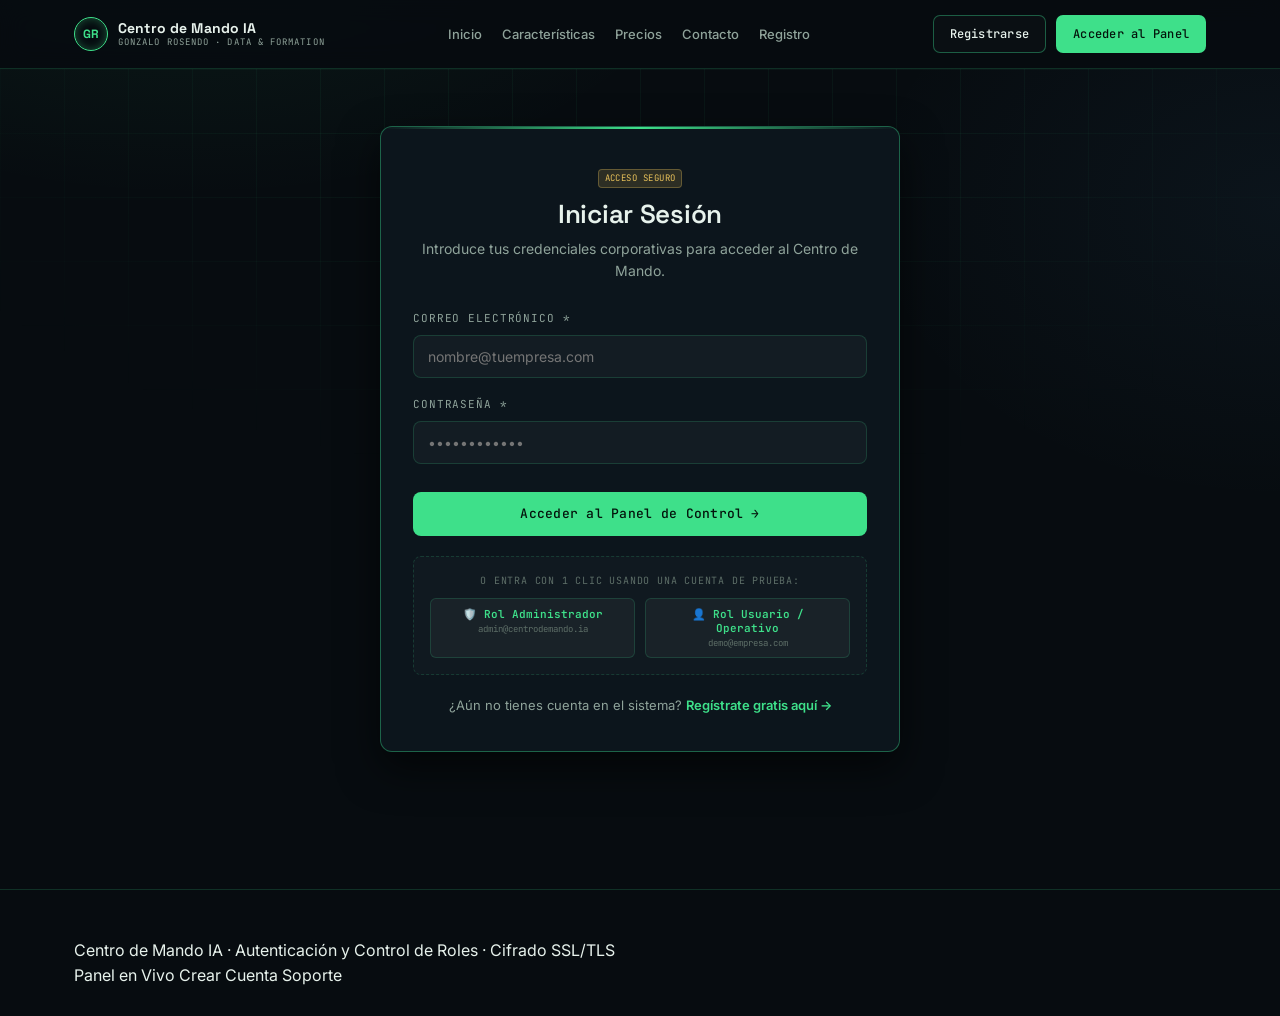
<file: login.html>
<!DOCTYPE html>
<html lang="es">
<head>
<meta charset="UTF-8">
<meta name="viewport" content="width=device-width, initial-scale=1.0">
<title>Iniciar Sesión — Centro de Mando IA</title>
<meta name="description" content="Inicia sesión en tu cuenta del Centro de Mando IA. Accede a tu panel en vivo con roles de Administrador o Usuario.">
<link rel="stylesheet" href="styles.css">
</head>
<body>

<header class="site">
  <div class="container nav-row">
    <a href="index.html" class="brand">
      <div class="brand-mark">GR</div>
      <div class="brand-text">Centro de Mando IA<span>GONZALO ROSENDO · DATA &amp; FORMATION</span></div>
    </a>
    <nav class="links">
      <a href="index.html">Inicio</a>
      <a href="caracteristicas.html">Características</a>
      <a href="precios.html">Precios</a>
      <a href="contacto.html">Contacto</a>
      <a href="registro.html">Registro</a>
      <div class="mobile-menu-cta">
        <a href="registro.html" class="btn btn-ghost">Registrarse</a>
        <a href="panel.html" class="btn btn-primary">Acceder al Panel</a>
      </div>
    </nav>
    <div class="nav-cta">
      <a href="registro.html" class="btn btn-ghost">Registrarse</a>
      <a href="panel.html" class="btn btn-primary">Acceder al Panel</a>
      <button class="nav-toggle" aria-label="Abrir menú">☰</button>
    </div>
  </div>
</header>

<main class="auth-wrapper">
  <div class="grid-bg"></div>

  <div class="auth-card">
    <div class="auth-header">
      <span class="role-badge-tag admin">Acceso Seguro</span>
      <h1>Iniciar Sesión</h1>
      <p>Introduce tus credenciales corporativas para acceder al Centro de Mando.</p>
    </div>

    <div id="loginAlert" class="form-feedback"></div>

    <form id="loginForm">
      <div class="form-group">
        <label for="loginEmail">Correo Electrónico *</label>
        <input type="email" id="loginEmail" class="form-input" placeholder="nombre@tuempresa.com" required>
      </div>

      <div class="form-group">
        <label for="loginPassword">Contraseña *</label>
        <input type="password" id="loginPassword" class="form-input" placeholder="••••••••••••" required>
      </div>

      <button type="submit" class="btn btn-primary btn-block" id="btnSubmitLogin" style="margin-top:10px;">
        <span>Acceder al Panel de Control</span>
        <span>→</span>
      </button>
    </form>

    <!-- Accesos Directos 1-Clic para Probar los Roles -->
    <div class="quick-auth-box">
      <div class="quick-auth-title">O entra con 1 clic usando una cuenta de prueba:</div>
      <div class="quick-auth-buttons">
        <button type="button" class="btn-demo" onclick="fillAndLogin('admin@centrodemando.ia', 'admin123', 'admin')">
          <span class="role-name">🛡️ Rol Administrador</span>
          <span class="user-sub">admin@centrodemando.ia</span>
        </button>
        <button type="button" class="btn-demo" onclick="fillAndLogin('demo@empresa.com', 'user123', 'user')">
          <span class="role-name">👤 Rol Usuario / Operativo</span>
          <span class="user-sub">demo@empresa.com</span>
        </button>
      </div>
    </div>

    <div style="text-align:center; margin-top:20px; font-size:13px; color:var(--text-dim);">
      ¿Aún no tienes cuenta en el sistema? <a href="registro.html" style="color:var(--green); font-weight:600;">Regístrate gratis aquí →</a>
    </div>
  </div>
</main>

<footer class="site">
  <div class="container foot-btm">
    <div class="copy">Centro de Mando IA · Autenticación y Control de Roles · Cifrado SSL/TLS</div>
    <div class="foot-links">
      <a href="panel.html">Panel en Vivo</a>
      <a href="registro.html">Crear Cuenta</a>
      <a href="contacto.html">Soporte</a>
    </div>
  </div>
</footer>

<script>
// Check if user already logged in
window.addEventListener('DOMContentLoaded', () => {
  const token = localStorage.getItem('cma_token');
  const user = localStorage.getItem('cma_user');
  if (token && user) {
    // Optionally alert or allow fast-enter
  }
});

function fillAndLogin(email, password, role) {
  document.getElementById('loginEmail').value = email;
  document.getElementById('loginPassword').value = password;
  doLogin(email, password);
}

document.getElementById('loginForm').addEventListener('submit', function(e) {
  e.preventDefault();
  const email = document.getElementById('loginEmail').value;
  const password = document.getElementById('loginPassword').value;
  doLogin(email, password);
});

async function doLogin(email, password) {
  const alertBox = document.getElementById('loginAlert');
  const btn = document.getElementById('btnSubmitLogin');
  alertBox.className = 'form-feedback';
  alertBox.style.display = 'none';

  btn.disabled = true;
  btn.innerHTML = '<span>Verificando credenciales...</span>';

  try {
    const res = await fetch('/api/auth/login', {
      method: 'POST',
      headers: { 'Content-Type': 'application/json' },
      body: JSON.stringify({ email, password })
    });
    const data = await res.json();

    if (!res.ok) {
      alertBox.textContent = data.error || 'Credenciales no válidas.';
      alertBox.className = 'form-feedback error';
      btn.disabled = false;
      btn.innerHTML = '<span>Acceder al Panel de Control</span> <span>→</span>';
      return;
    }

    localStorage.setItem('cma_token', data.token);
    localStorage.setItem('cma_user', JSON.stringify(data.user));

    alertBox.textContent = `¡Bienvenido/a, ${data.user.name}! Accediendo con rol [${data.user.role.toUpperCase()}]...`;
    alertBox.className = 'form-feedback success';

    setTimeout(() => {
      window.location.href = 'panel.html';
    }, 600);

  } catch (err) {
    console.error('Login error:', err);
    alertBox.textContent = 'Error de conexión con el servidor. Inténtalo de nuevo.';
    alertBox.className = 'form-feedback error';
    btn.disabled = false;
    btn.innerHTML = '<span>Acceder al Panel de Control</span> <span>→</span>';
  }
}
</script>

</body>
</html>
</file>
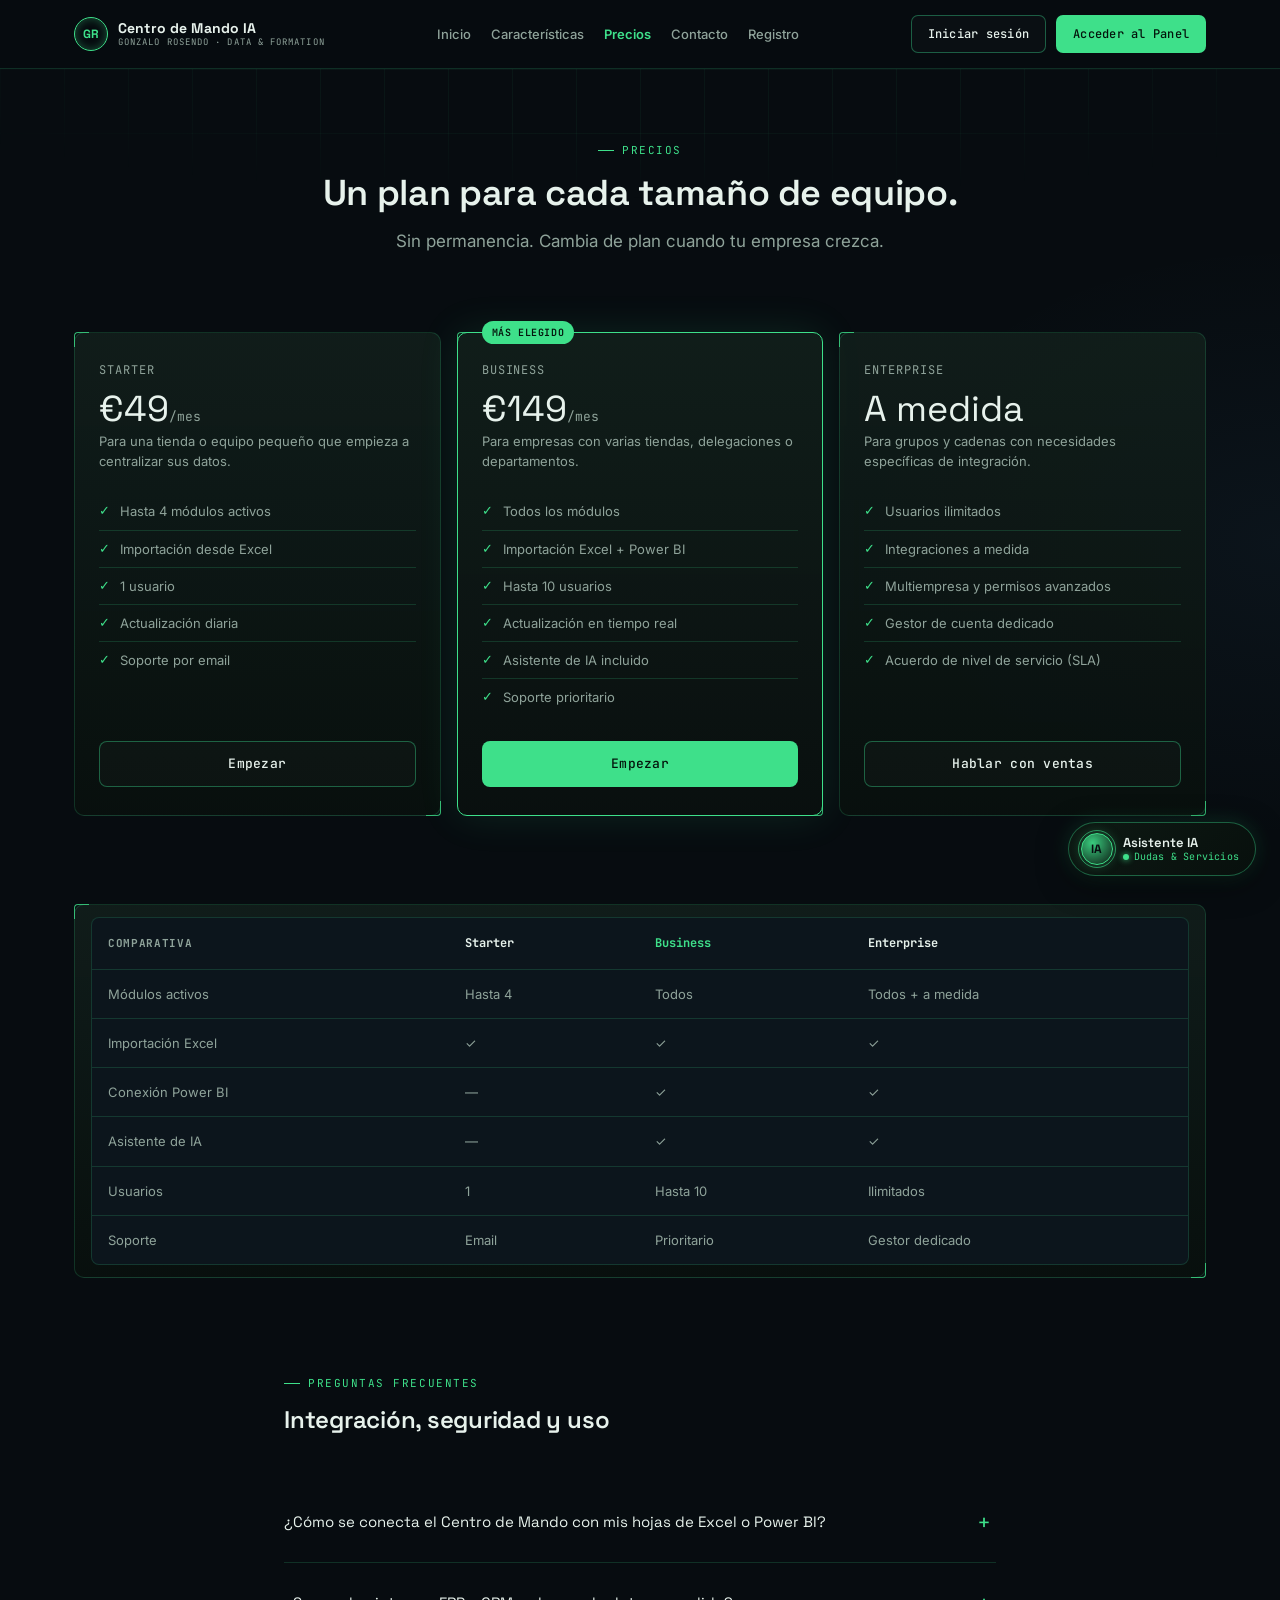
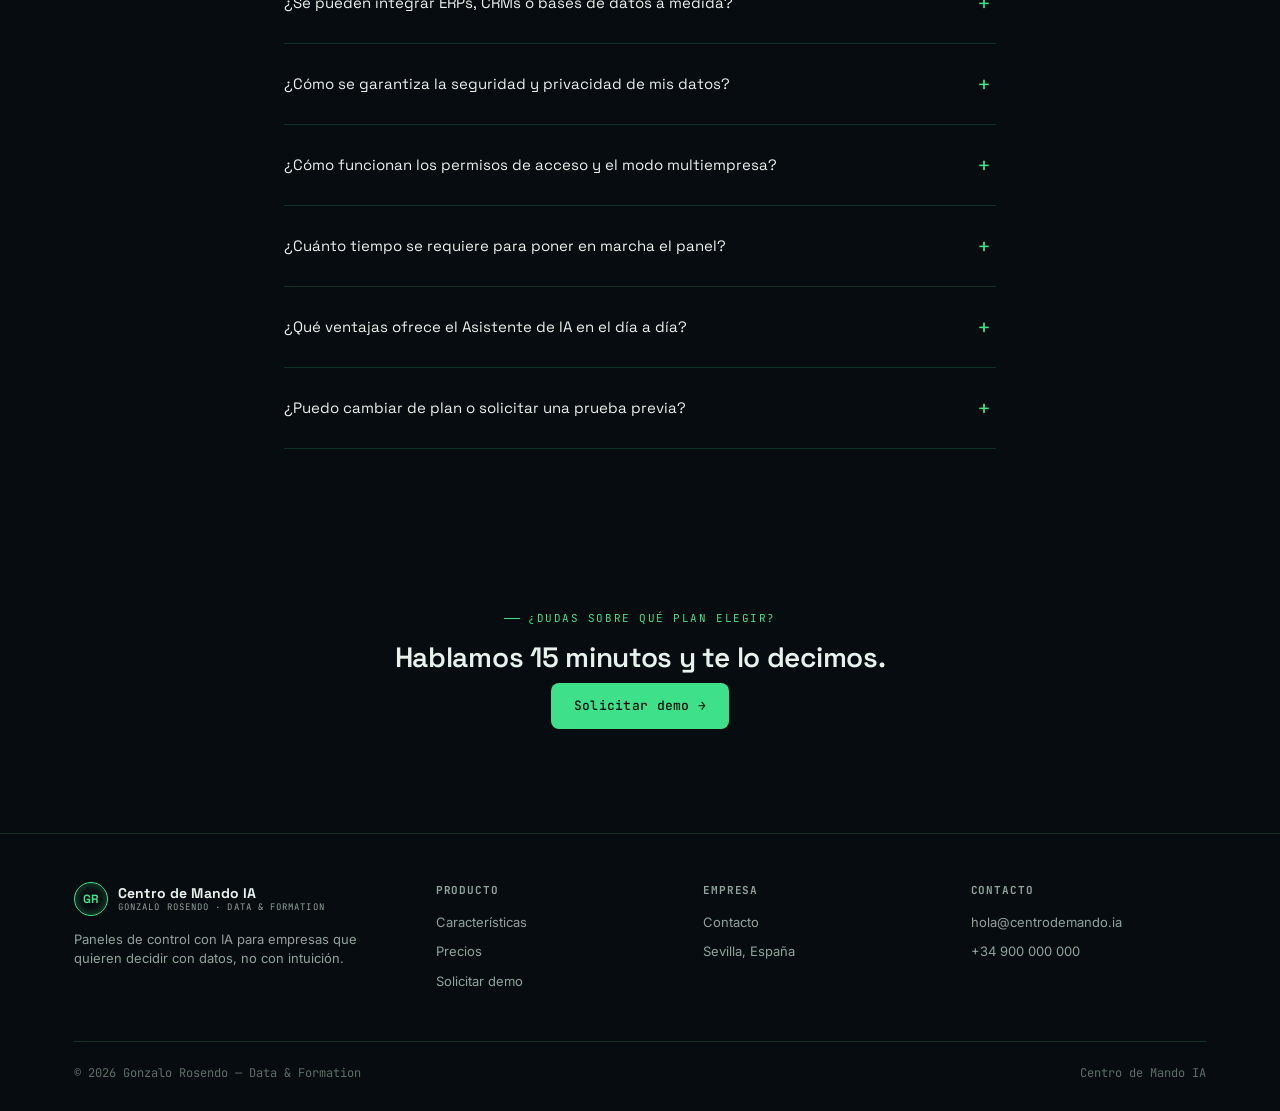
<file: precios.html>
<!DOCTYPE html>
<html lang="es">
<head>
<meta charset="UTF-8">
<meta name="viewport" content="width=device-width, initial-scale=1.0">
<title>Precios — Centro de Mando IA</title>
<meta name="description" content="Planes Starter, Business y Enterprise para el Centro de Mando IA. Elige el que se ajuste al tamaño de tu equipo.">
<link rel="stylesheet" href="styles.css">
</head>
<body>

<header class="site">
  <div class="container nav-row">
    <a href="index.html" class="brand">
      <div class="brand-mark">GR</div>
      <div class="brand-text">Centro de Mando IA<span>GONZALO ROSENDO · DATA &amp; FORMATION</span></div>
    </a>
    <nav class="links">
      <a href="index.html">Inicio</a>
      <a href="caracteristicas.html">Características</a>
      <a href="precios.html" class="active">Precios</a>
      <a href="contacto.html">Contacto</a>
      <a href="registro.html">Registro</a>
      <div class="mobile-menu-cta">
        <a href="login.html" class="btn btn-ghost">Iniciar Sesión</a>
        <a href="panel.html" class="btn btn-primary">Acceder al Panel</a>
      </div>
    </nav>
    <div class="nav-cta">
      <a href="login.html" class="btn btn-ghost">Iniciar sesión</a>
      <a href="panel.html" class="btn btn-primary">Acceder al Panel</a>
      <button class="nav-toggle" aria-label="Abrir menú">☰</button>
    </div>
  </div>
</header>

<main>

  <section class="page-hero" style="text-align:center;">
    <div class="grid-bg"></div>
    <div class="container">
      <div class="eyebrow" style="justify-content:center;">Precios</div>
      <h1 style="max-width:none;margin:14px auto 0;">Un plan para cada tamaño de equipo.</h1>
      <p class="lead" style="margin:14px auto 0;text-align:center;">Sin permanencia. Cambia de plan cuando tu empresa crezca.</p>
    </div>
  </section>

  <section class="section-pad" style="padding-top:20px;">
    <div class="container">
      <div class="pricing-grid reveal">
        <div class="hud price-card">
          <div class="plan-name">Starter</div>
          <div class="plan-price">€49<span>/mes</span></div>
          <div class="plan-desc">Para una tienda o equipo pequeño que empieza a centralizar sus datos.</div>
          <ul>
            <li>Hasta 4 módulos activos</li>
            <li>Importación desde Excel</li>
            <li>1 usuario</li>
            <li>Actualización diaria</li>
            <li>Soporte por email</li>
          </ul>
          <a href="contacto.html" class="btn btn-ghost btn-block">Empezar</a>
        </div>

        <div class="hud price-card featured">
          <div class="price-badge">Más elegido</div>
          <div class="plan-name">Business</div>
          <div class="plan-price">€149<span>/mes</span></div>
          <div class="plan-desc">Para empresas con varias tiendas, delegaciones o departamentos.</div>
          <ul>
            <li>Todos los módulos</li>
            <li>Importación Excel + Power BI</li>
            <li>Hasta 10 usuarios</li>
            <li>Actualización en tiempo real</li>
            <li>Asistente de IA incluido</li>
            <li>Soporte prioritario</li>
          </ul>
          <a href="contacto.html" class="btn btn-primary btn-block">Empezar</a>
        </div>

        <div class="hud price-card">
          <div class="plan-name">Enterprise</div>
          <div class="plan-price">A medida</div>
          <div class="plan-desc">Para grupos y cadenas con necesidades específicas de integración.</div>
          <ul>
            <li>Usuarios ilimitados</li>
            <li>Integraciones a medida</li>
            <li>Multiempresa y permisos avanzados</li>
            <li>Gestor de cuenta dedicado</li>
            <li>Acuerdo de nivel de servicio (SLA)</li>
          </ul>
          <a href="contacto.html" class="btn btn-ghost btn-block">Hablar con ventas</a>
        </div>
      </div>
    </div>
  </section>

  <!-- COMPARISON -->
  <section class="section-pad" style="padding-top:0;">
    <div class="container">
      <div class="hud reveal" style="padding:12px 16px;">
        <div class="table-responsive">
          <table style="width:100%;border-collapse:collapse;min-width:560px;">
          <thead>
            <tr style="text-align:left;">
              <th style="padding:16px;font-family:var(--font-mono);font-size:11px;color:var(--text-dim);text-transform:uppercase;letter-spacing:.06em;">Comparativa</th>
              <th style="padding:16px;font-family:var(--font-mono);font-size:12px;">Starter</th>
              <th style="padding:16px;font-family:var(--font-mono);font-size:12px;color:var(--green);">Business</th>
              <th style="padding:16px;font-family:var(--font-mono);font-size:12px;">Enterprise</th>
            </tr>
          </thead>
          <tbody style="font-size:13px;color:var(--text-dim);">
            <tr style="border-top:1px solid var(--panel-border);"><td style="padding:14px 16px;">Módulos activos</td><td style="padding:14px 16px;">Hasta 4</td><td style="padding:14px 16px;">Todos</td><td style="padding:14px 16px;">Todos + a medida</td></tr>
            <tr style="border-top:1px solid var(--panel-border);"><td style="padding:14px 16px;">Importación Excel</td><td style="padding:14px 16px;">✓</td><td style="padding:14px 16px;">✓</td><td style="padding:14px 16px;">✓</td></tr>
            <tr style="border-top:1px solid var(--panel-border);"><td style="padding:14px 16px;">Conexión Power BI</td><td style="padding:14px 16px;">—</td><td style="padding:14px 16px;">✓</td><td style="padding:14px 16px;">✓</td></tr>
            <tr style="border-top:1px solid var(--panel-border);"><td style="padding:14px 16px;">Asistente de IA</td><td style="padding:14px 16px;">—</td><td style="padding:14px 16px;">✓</td><td style="padding:14px 16px;">✓</td></tr>
            <tr style="border-top:1px solid var(--panel-border);"><td style="padding:14px 16px;">Usuarios</td><td style="padding:14px 16px;">1</td><td style="padding:14px 16px;">Hasta 10</td><td style="padding:14px 16px;">Ilimitados</td></tr>
            <tr style="border-top:1px solid var(--panel-border);"><td style="padding:14px 16px;">Soporte</td><td style="padding:14px 16px;">Email</td><td style="padding:14px 16px;">Prioritario</td><td style="padding:14px 16px;">Gestor dedicado</td></tr>
          </tbody>
        </table>
        </div>
      </div>
    </div>
  </section>

  <!-- FAQ -->
  <section class="section-pad" style="padding-top:0;">
    <div class="container" style="max-width:760px;">
      <div class="section-head reveal">
        <div class="eyebrow">Preguntas frecuentes</div>
        <h2 style="font-size:24px;">Integración, seguridad y uso</h2>
      </div>

      <div class="faq-item reveal">
        <div class="faq-q">¿Cómo se conecta el Centro de Mando con mis hojas de Excel o Power BI?<span class="plus">+</span></div>
        <div class="faq-a"><p>Descargas nuestra plantilla estructurada de Excel, cargas tus cifras y la subes para una actualización inmediata. Para Power BI, pegas el enlace de tu informe publicado para unificarlo en una sola pantalla con el resto de tus datos.</p></div>
      </div>
      <div class="faq-item reveal">
        <div class="faq-q">¿Se pueden integrar ERPs, CRMs o bases de datos a medida?<span class="plus">+</span></div>
        <div class="faq-a"><p>Sí. En el plan Enterprise disponemos de conectores y APIs para enlazar directamente tus sistemas (SAP, Navision, Holded, Salesforce, HubSpot o SQL) con sincronización automatizada.</p></div>
      </div>
      <div class="faq-item reveal">
        <div class="faq-q">¿Cómo se garantiza la seguridad y privacidad de mis datos?<span class="plus">+</span></div>
        <div class="faq-a"><p>Toda la información se transmite cifrada con SSL/TLS y se aloja en la Unión Europea cumpliendo el RGPD. Tus datos empresariales son 100% privados y no se comparten con terceros ni se usan para entrenar IA pública.</p></div>
      </div>
      <div class="faq-item reveal">
        <div class="faq-q">¿Cómo funcionan los permisos de acceso y el modo multiempresa?<span class="plus">+</span></div>
        <div class="faq-a"><p>Puedes configurar roles por usuario, tienda o departamento. Cada responsable visualiza exclusivamente las métricas y módulos asignados a su ámbito de gestión.</p></div>
      </div>
      <div class="faq-item reveal">
        <div class="faq-q">¿Cuánto tiempo se requiere para poner en marcha el panel?<span class="plus">+</span></div>
        <div class="faq-a"><p>La puesta en marcha se realiza en menos de un día: seleccionas los módulos necesarios e importas tu primer archivo de datos, sin esperas de desarrollo ni instalaciones técnicas.</p></div>
      </div>
      <div class="faq-item reveal">
        <div class="faq-q">¿Qué ventajas ofrece el Asistente de IA en el día a día?<span class="plus">+</span></div>
        <div class="faq-a"><p>El asistente detecta anomalías en tus KPIs clave (ventas, stock, márgenes, satisfacción) y genera resúmenes claros con alertas y sugerencias accionables antes de que surjan problemas.</p></div>
      </div>
      <div class="faq-item reveal">
        <div class="faq-q">¿Puedo cambiar de plan o solicitar una prueba previa?<span class="plus">+</span></div>
        <div class="faq-a"><p>Sí, puedes cambiar de plan en cualquier momento sin permanencia y solicitar una demostración personalizada con tus propios datos antes de contratar.</p></div>
      </div>
    </div>
  </section>

  <section class="cta-band">
    <div class="container reveal">
      <div class="eyebrow" style="justify-content:center;">¿Dudas sobre qué plan elegir?</div>
      <h2>Hablamos 15 minutos y te lo decimos.</h2>
      <div class="cta-row">
        <a href="contacto.html" class="btn btn-primary">Solicitar demo →</a>
      </div>
    </div>
  </section>

</main>

<footer class="site">
  <div class="container">
    <div class="footer-grid">
      <div class="footer-col">
        <div class="brand" style="margin-bottom:14px;">
          <div class="brand-mark">GR</div>
          <div class="brand-text">Centro de Mando IA<span>GONZALO ROSENDO · DATA &amp; FORMATION</span></div>
        </div>
        <p>Paneles de control con IA para empresas que quieren decidir con datos, no con intuición.</p>
      </div>
      <div class="footer-col">
        <h5>Producto</h5>
        <a href="caracteristicas.html">Características</a>
        <a href="precios.html">Precios</a>
        <a href="contacto.html">Solicitar demo</a>
      </div>
      <div class="footer-col">
        <h5>Empresa</h5>
        <a href="contacto.html">Contacto</a>
        <p>Sevilla, España</p>
      </div>
      <div class="footer-col">
        <h5>Contacto</h5>
        <p>hola@centrodemando.ia</p>
        <p>+34 900 000 000</p>
      </div>
    </div>
    <div class="footer-bottom">
      <span>© 2026 Gonzalo Rosendo — Data &amp; Formation</span>
      <span>Centro de Mando IA</span>
    </div>
  </div>
</footer>

<script src="script.js"></script>
</body>
</html>
</file>
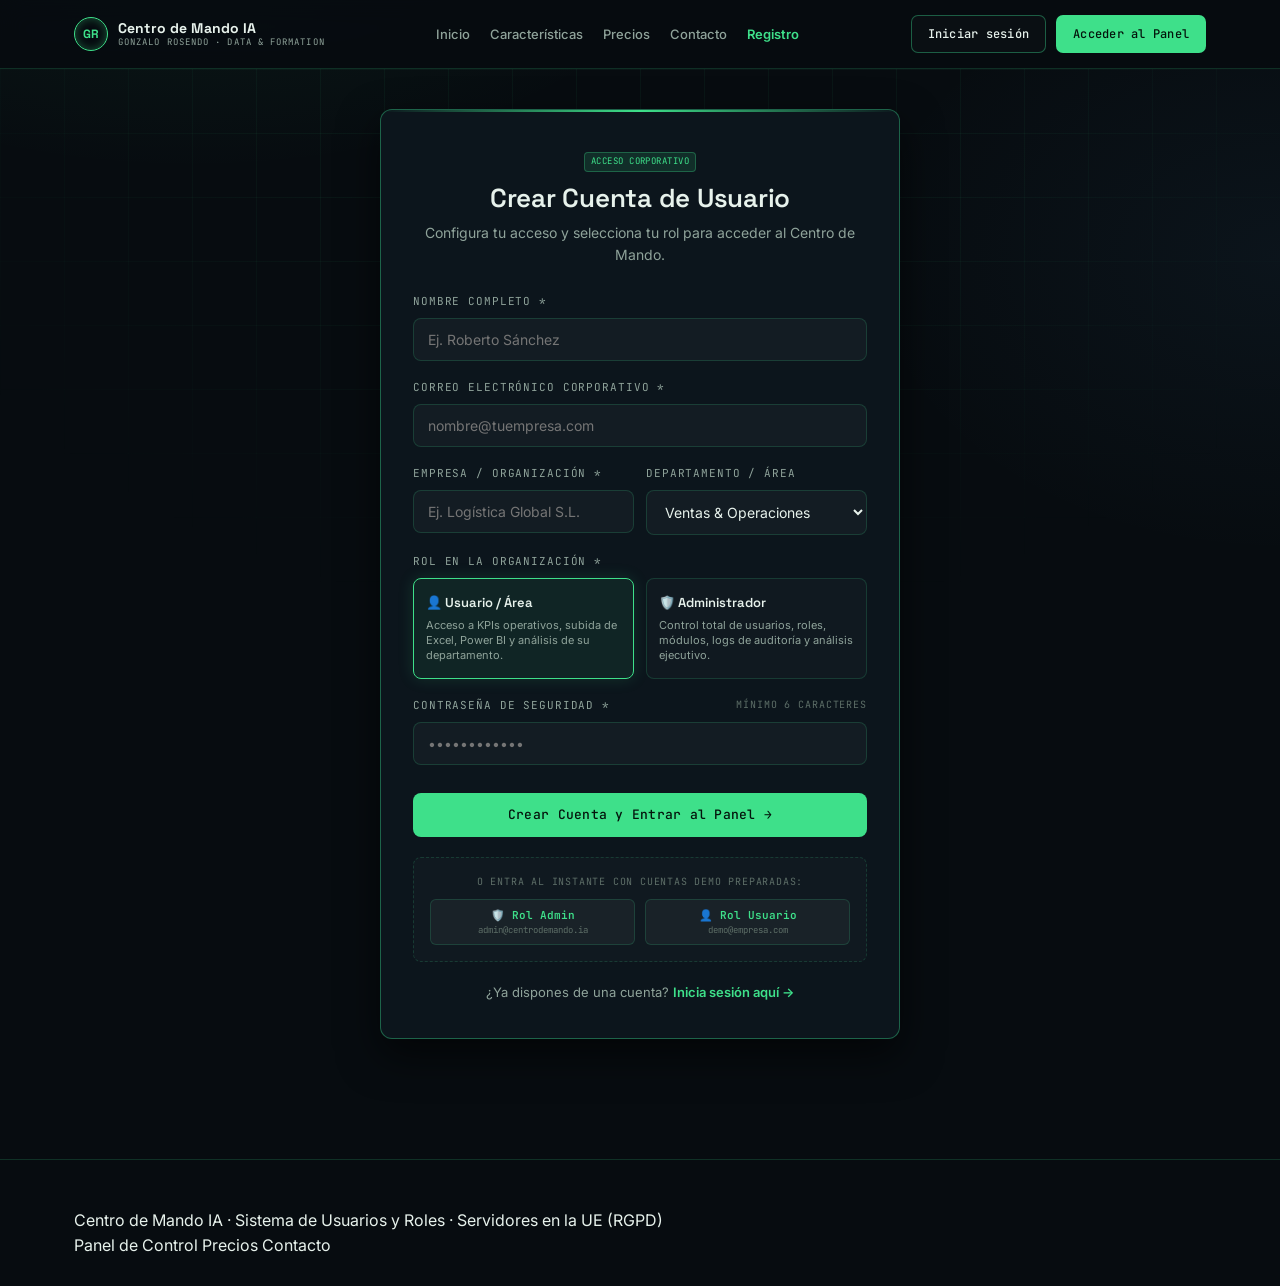
<file: registro.html>
<!DOCTYPE html>
<html lang="es">
<head>
<meta charset="UTF-8">
<meta name="viewport" content="width=device-width, initial-scale=1.0">
<title>Registro de Usuarios y Roles — Centro de Mando IA</title>
<meta name="description" content="Crea tu cuenta de Administrador o Usuario en Centro de Mando IA y accede al panel en tiempo real para tu empresa.">
<link rel="stylesheet" href="styles.css">
</head>
<body>

<header class="site">
  <div class="container nav-row">
    <a href="index.html" class="brand">
      <div class="brand-mark">GR</div>
      <div class="brand-text">Centro de Mando IA<span>GONZALO ROSENDO · DATA &amp; FORMATION</span></div>
    </a>
    <nav class="links">
      <a href="index.html">Inicio</a>
      <a href="caracteristicas.html">Características</a>
      <a href="precios.html">Precios</a>
      <a href="contacto.html">Contacto</a>
      <a href="registro.html" class="active">Registro</a>
      <div class="mobile-menu-cta">
        <a href="login.html" class="btn btn-ghost">Iniciar Sesión</a>
        <a href="panel.html" class="btn btn-primary">Acceder al Panel</a>
      </div>
    </nav>
    <div class="nav-cta">
      <a href="login.html" class="btn btn-ghost">Iniciar sesión</a>
      <a href="panel.html" class="btn btn-primary">Acceder al Panel</a>
      <button class="nav-toggle" aria-label="Abrir menú">☰</button>
    </div>
  </div>
</header>

<main class="auth-wrapper">
  <div class="grid-bg"></div>

  <div class="auth-card">
    <div class="auth-header">
      <span class="role-badge-tag user">Acceso Corporativo</span>
      <h1>Crear Cuenta de Usuario</h1>
      <p>Configura tu acceso y selecciona tu rol para acceder al Centro de Mando.</p>
    </div>

    <div id="authAlert" class="form-feedback"></div>

    <form id="registerForm">
      <div class="form-group">
        <label for="regName">Nombre Completo *</label>
        <input type="text" id="regName" class="form-input" placeholder="Ej. Roberto Sánchez" required>
      </div>

      <div class="form-group">
        <label for="regEmail">Correo Electrónico Corporativo *</label>
        <input type="email" id="regEmail" class="form-input" placeholder="nombre@tuempresa.com" required>
      </div>

      <div style="display:grid; grid-template-columns:1fr 1fr; gap:12px;">
        <div class="form-group">
          <label for="regCompany">Empresa / Organización *</label>
          <input type="text" id="regCompany" class="form-input" placeholder="Ej. Logística Global S.L." required>
        </div>
        <div class="form-group">
          <label for="regDepartment">Departamento / Área</label>
          <select id="regDepartment" class="form-select">
            <option value="Dirección General & IT">Dirección General & IT</option>
            <option value="Ventas & Operaciones" selected>Ventas & Operaciones</option>
            <option value="Finanzas & Control">Finanzas & Control</option>
            <option value="Cadena de Suministro">Cadena de Suministro</option>
            <option value="Sostenibilidad & ESG">Sostenibilidad & ESG</option>
            <option value="Talento & RRHH">Talento & RRHH</option>
          </select>
        </div>
      </div>

      <!-- Selector de Roles -->
      <div class="form-group">
        <label>Rol en la Organización *</label>
        <input type="hidden" id="regRole" value="user">
        
        <div class="role-grid">
          <div class="role-option selected" id="roleOptionUser" onclick="selectRole('user')">
            <div class="role-title">
              <span>👤 Usuario / Área</span>
            </div>
            <div class="role-desc">Acceso a KPIs operativos, subida de Excel, Power BI y análisis de su departamento.</div>
          </div>

          <div class="role-option" id="roleOptionAdmin" onclick="selectRole('admin')">
            <div class="role-title">
              <span>🛡️ Administrador</span>
            </div>
            <div class="role-desc">Control total de usuarios, roles, módulos, logs de auditoría y análisis ejecutivo.</div>
          </div>
        </div>
      </div>

      <div class="form-group">
        <label for="regPassword">Contraseña de Seguridad * <span id="passStrength" style="font-size:10px; color:var(--text-faint);">Mínimo 6 caracteres</span></label>
        <input type="password" id="regPassword" class="form-input" placeholder="••••••••••••" minlength="6" required>
      </div>

      <button type="submit" class="btn btn-primary btn-block" id="btnSubmitRegister" style="margin-top:10px;">
        <span>Crear Cuenta y Entrar al Panel</span>
        <span>→</span>
      </button>
    </form>

    <!-- Cuentas Demo de Acceso Rápido con 1 Clic -->
    <div class="quick-auth-box">
      <div class="quick-auth-title">O entra al instante con cuentas demo preparadas:</div>
      <div class="quick-auth-buttons">
        <button type="button" class="btn-demo" onclick="quickLogin('admin@centrodemando.ia', 'admin123')">
          <span class="role-name">🛡️ Rol Admin</span>
          <span class="user-sub">admin@centrodemando.ia</span>
        </button>
        <button type="button" class="btn-demo" onclick="quickLogin('demo@empresa.com', 'user123')">
          <span class="role-name">👤 Rol Usuario</span>
          <span class="user-sub">demo@empresa.com</span>
        </button>
      </div>
    </div>

    <div style="text-align:center; margin-top:20px; font-size:13px; color:var(--text-dim);">
      ¿Ya dispones de una cuenta? <a href="login.html" style="color:var(--green); font-weight:600;">Inicia sesión aquí →</a>
    </div>
  </div>
</main>

<footer class="site">
  <div class="container foot-btm">
    <div class="copy">Centro de Mando IA · Sistema de Usuarios y Roles · Servidores en la UE (RGPD)</div>
    <div class="foot-links">
      <a href="panel.html">Panel de Control</a>
      <a href="precios.html">Precios</a>
      <a href="contacto.html">Contacto</a>
    </div>
  </div>
</footer>

<script>
function selectRole(role) {
  document.getElementById('regRole').value = role;
  document.getElementById('roleOptionUser').classList.toggle('selected', role === 'user');
  document.getElementById('roleOptionAdmin').classList.toggle('selected', role === 'admin');
}

// Password strength indicator
document.getElementById('regPassword').addEventListener('input', function(e) {
  const len = e.target.value.length;
  const badge = document.getElementById('passStrength');
  if (len === 0) {
    badge.textContent = 'Mínimo 6 caracteres';
    badge.style.color = 'var(--text-faint)';
  } else if (len < 6) {
    badge.textContent = 'Débil (< 6)';
    badge.style.color = 'var(--red)';
  } else if (len < 10) {
    badge.textContent = 'Aceptable';
    badge.style.color = 'var(--amber)';
  } else {
    badge.textContent = 'Segura ✓';
    badge.style.color = 'var(--green)';
  }
});

// Register submit
document.getElementById('registerForm').addEventListener('submit', async function(e) {
  e.preventDefault();
  const alertBox = document.getElementById('authAlert');
  const btn = document.getElementById('btnSubmitRegister');
  alertBox.className = 'form-feedback';
  alertBox.style.display = 'none';

  const payload = {
    name: document.getElementById('regName').value,
    email: document.getElementById('regEmail').value,
    company: document.getElementById('regCompany').value,
    department: document.getElementById('regDepartment').value,
    role: document.getElementById('regRole').value,
    password: document.getElementById('regPassword').value
  };

  btn.disabled = true;
  btn.innerHTML = '<span>Creando cuenta segura...</span>';

  try {
    const res = await fetch('/api/auth/register', {
      method: 'POST',
      headers: { 'Content-Type': 'application/json' },
      body: JSON.stringify(payload)
    });
    const data = await res.json();

    if (!res.ok) {
      alertBox.textContent = data.error || 'Error al procesar el registro.';
      alertBox.className = 'form-feedback error';
      btn.disabled = false;
      btn.innerHTML = '<span>Crear Cuenta y Entrar al Panel</span> <span>→</span>';
      return;
    }

    // Save session
    localStorage.setItem('cma_token', data.token);
    localStorage.setItem('cma_user', JSON.stringify(data.user));

    alertBox.textContent = '¡Cuenta creada con éxito! Redirigiendo a tu Centro de Mando...';
    alertBox.className = 'form-feedback success';

    setTimeout(() => {
      window.location.href = 'panel.html';
    }, 800);

  } catch (err) {
    console.error('Registration error:', err);
    alertBox.textContent = 'Error de conexión con el servidor. Inténtalo de nuevo.';
    alertBox.className = 'form-feedback error';
    btn.disabled = false;
    btn.innerHTML = '<span>Crear Cuenta y Entrar al Panel</span> <span>→</span>';
  }
});

// Quick demo login
async function quickLogin(email, password) {
  const alertBox = document.getElementById('authAlert');
  alertBox.className = 'form-feedback';
  alertBox.style.display = 'none';

  try {
    const res = await fetch('/api/auth/login', {
      method: 'POST',
      headers: { 'Content-Type': 'application/json' },
      body: JSON.stringify({ email, password })
    });
    const data = await res.json();
    if (res.ok && data.token) {
      localStorage.setItem('cma_token', data.token);
      localStorage.setItem('cma_user', JSON.stringify(data.user));
      alertBox.textContent = `Acceso concedido como [${data.user.role.toUpperCase()}]. Entrando...`;
      alertBox.className = 'form-feedback success';
      setTimeout(() => { window.location.href = 'panel.html'; }, 600);
    } else {
      alertBox.textContent = data.error || 'Error al iniciar sesión.';
      alertBox.className = 'form-feedback error';
    }
  } catch (e) {
    alertBox.textContent = 'Error al conectar con el servidor.';
    alertBox.className = 'form-feedback error';
  }
}
</script>

</body>
</html>
</file>
<file: styles.css>
/* ===================================================================
   CENTRO DE MANDO IA — hoja de estilos compartida (Totalmente Responsive)
   Token system:
   Color   #070c10 bg · #0c151c panel · #3ee08a verde (acción/dato vivo)
           #1c8f5a verde oscuro · #e8c15a ámbar (foco secundario)
           #e7f2ec texto · #8fa39a texto atenuado · #5d6e67 texto tenue
   Type    Display: 'Space Grotesk' (condensada, técnica)
           Body: 'Inter'
           Utility/datos: 'JetBrains Mono' (eyebrows, cifras, labels)
   Signature: marco HUD de esquinas + esfera de IA pulsante,
              heredados directamente del propio dashboard.
=================================================================== */

@import url('https://fonts.googleapis.com/css2?family=Space+Grotesk:wght@500;600;700&family=Inter:wght@400;500;600;700&family=JetBrains+Mono:wght@400;500&display=swap');

:root{
  --bg:#070c10;
  --bg-soft:#0a1116;
  --panel:#0c151c;
  --panel-border:rgba(56,214,140,0.18);
  --panel-border-strong:rgba(56,214,140,0.4);
  --green:#3ee08a;
  --green-dim:#1c8f5a;
  --green-glow:rgba(62,224,138,0.35);
  --amber:#e8c15a;
  --red:#ef6a6a;
  --blue:#5aa7e8;
  --text:#e7f2ec;
  --text-dim:#8fa39a;
  --text-faint:#5d6e67;
  --font-display:'Space Grotesk',sans-serif;
  --font-body:'Inter',sans-serif;
  --font-mono:'JetBrains Mono',monospace;
}

*{box-sizing:border-box;margin:0;padding:0;}
html{
  scroll-behavior:smooth;
  overflow-x:hidden;
  width:100%;
  -webkit-text-size-adjust:100%;
}
body{
  background:
    radial-gradient(ellipse 900px 500px at 15% -10%, rgba(62,224,138,0.08), transparent 60%),
    radial-gradient(ellipse 700px 500px at 100% 20%, rgba(90,167,232,0.05), transparent 60%),
    var(--bg);
  color:var(--text);
  font-family:var(--font-body);
  line-height:1.55;
  -webkit-font-smoothing:antialiased;
  overflow-x:hidden;
  width:100%;
  position:relative;
}
img{max-width:100%;height:auto;display:block;}
a{color:inherit;text-decoration:none;}
ul{list-style:none;}

.container{
  max-width:1180px;
  margin:0 auto;
  padding:0 24px;
  width:100%;
}
@media (max-width:480px){
  .container{padding:0 16px;}
}

section{position:relative;}

/* radar grid background texture */
.grid-bg{
  position:absolute;inset:0;pointer-events:none;
  background-image:
    linear-gradient(rgba(62,224,138,0.05) 1px, transparent 1px),
    linear-gradient(90deg, rgba(62,224,138,0.05) 1px, transparent 1px);
  background-size:64px 64px;
  mask-image:radial-gradient(ellipse 70% 60% at 50% 0%, black 40%, transparent 90%);
}

/* ---------- TYPE ---------- */
h1,h2,h3,h4{
  font-family:var(--font-display);
  font-weight:600;
  letter-spacing:-0.01em;
  color:var(--text);
  line-height:1.15;
}
.eyebrow{
  font-family:var(--font-mono);
  font-size:11px;
  letter-spacing:.14em;
  text-transform:uppercase;
  color:var(--green);
  display:inline-flex;
  align-items:center;
  gap:8px;
}
.eyebrow::before{content:'';width:16px;height:1px;background:var(--green);}
p.lead{
  color:var(--text-dim);
  font-size:17px;
  max-width:56ch;
  line-height:1.6;
}
@media (max-width:600px){
  p.lead{font-size:15px;}
}
.mono{font-family:var(--font-mono);}

/* ---------- BUTTONS ---------- */
.btn{
  display:inline-flex;
  align-items:center;
  justify-content:center;
  gap:8px;
  font-family:var(--font-mono);
  font-size:13px;
  font-weight:500;
  letter-spacing:.02em;
  padding:12px 22px;
  min-height:44px;
  border-radius:8px;
  cursor:pointer;
  border:1px solid transparent;
  text-align:center;
  white-space:nowrap;
  transition:transform .15s ease, box-shadow .15s ease, background .15s ease, border-color .15s ease;
  touch-action:manipulation;
}
.btn:active{transform:translateY(1px);}
.btn-primary{
  background:var(--green);
  color:#04140c;
  box-shadow:0 0 0 rgba(62,224,138,0.0);
}
.btn-primary:hover{box-shadow:0 0 24px var(--green-glow);background:#4ce89a;}
.btn-ghost{
  border-color:var(--panel-border-strong);
  color:var(--text);
  background:rgba(255,255,255,0.02);
}
.btn-ghost:hover{border-color:var(--green);color:var(--green);}
.btn-block{width:100%;justify-content:center;}

@media (max-width:480px){
  .btn{padding:10px 18px;font-size:12px;}
}

/* ---------- HUD FRAME (signature element) ---------- */
.hud{
  position:relative;
  background:linear-gradient(180deg, rgba(18,32,28,0.85), rgba(9,16,14,0.9));
  border:1px solid var(--panel-border);
  border-radius:10px;
}
.hud::before,.hud::after,
.hud .hud-tl,.hud .hud-br{
  content:'';position:absolute;width:14px;height:14px;
  border:1.5px solid var(--green);opacity:.8;
  pointer-events:none;
}
.hud::before{top:-1px;left:-1px;border-right:none;border-bottom:none;border-radius:4px 0 0 0;}
.hud::after{bottom:-1px;right:-1px;border-left:none;border-top:none;border-radius:0 0 4px 0;}

/* ---------- HEADER / NAV ---------- */
header.site{
  position:sticky;top:0;z-index:100;
  background:rgba(7,12,16,0.9);backdrop-filter:blur(12px);
  -webkit-backdrop-filter:blur(12px);
  border-bottom:1px solid var(--panel-border);
  width:100%;
}
.nav-row{
  display:flex;
  align-items:center;
  justify-content:space-between;
  height:68px;
  gap:18px;
}
.brand{display:flex;align-items:center;gap:10px;flex-shrink:0;white-space:nowrap;}
.brand-mark{
  width:34px;height:34px;border-radius:50%;border:1.5px solid var(--green);
  display:flex;align-items:center;justify-content:center;color:var(--green);
  font-family:var(--font-display);font-weight:700;font-size:12px;
  box-shadow:0 0 10px var(--green-glow) inset;
  flex-shrink:0;
}
.brand-text{font-family:var(--font-display);font-weight:700;font-size:14px;letter-spacing:.01em;line-height:1.2;white-space:nowrap;}
.brand-text span{display:block;font-family:var(--font-mono);font-weight:400;font-size:9px;color:var(--text-dim);letter-spacing:.12em;}

nav.links{display:flex;align-items:center;gap:20px;flex-shrink:0;}
nav.links a{font-size:13px;color:var(--text-dim);transition:color .15s ease;padding:8px 0;white-space:nowrap;font-weight:500;}
nav.links a:hover,nav.links a.active{color:var(--text);}
nav.links a.active{color:var(--green);font-weight:600;}

.nav-cta{display:flex;align-items:center;gap:10px;flex-shrink:0;}
.nav-cta .btn{padding:8px 16px;min-height:38px;font-size:12px;border-radius:7px;white-space:nowrap;}
.nav-toggle{
  display:none;
  width:38px;height:38px;
  border:1px solid var(--panel-border-strong);
  border-radius:7px;
  color:var(--text);
  align-items:center;
  justify-content:center;
  cursor:pointer;
  background:rgba(255,255,255,0.02);
  font-size:18px;
  transition:all .15s ease;
}
.nav-toggle:hover{
  border-color:var(--green);
  color:var(--green);
}
.nav-toggle:active{
  transform:scale(0.95);
}

.mobile-menu-cta{display:none;}

@media (max-width:980px){
  .nav-row{height:60px;}
  .brand-text{font-size:13px;}
  .brand-text span{font-size:8px;}

  nav.links{
    position:fixed;
    top:60px;left:0;right:0;bottom:0;
    height:calc(100vh - 60px);
    background:rgba(7,12,16,0.98);
    backdrop-filter:blur(16px);
    -webkit-backdrop-filter:blur(16px);
    flex-direction:column;
    justify-content:flex-start;
    align-items:stretch;
    padding:24px 20px;
    gap:8px;
    transform:translateX(100%);
    transition:transform .25s cubic-bezier(0.16, 1, 0.3, 1);
    border-top:1px solid var(--panel-border);
    overflow-y:auto;
    z-index:99;
  }
  nav.links.open{transform:translateX(0);}
  nav.links a{
    font-size:16px;
    padding:12px 16px;
    border-radius:8px;
    border:1px solid transparent;
    display:flex;
    align-items:center;
    justify-content:space-between;
  }
  nav.links a:hover,nav.links a.active{
    background:rgba(62,224,138,0.08);
    border-color:var(--panel-border);
    color:var(--green);
  }
  .nav-toggle{display:flex;}
  .nav-cta .btn-ghost{display:none;}
  .nav-cta .btn-primary{display:none;}

  .mobile-menu-cta{
    display:flex;
    flex-direction:column;
    gap:10px;
    margin-top:20px;
    padding-top:18px;
    border-top:1px solid var(--panel-border);
  }
  .mobile-menu-cta .btn{width:100%;}
}

@media (max-width:420px){
  .brand-text span{display:none;}
}

/* ---------- HERO ---------- */
.hero{
  padding:96px 0 80px;
  overflow:hidden;
}
.hero-grid{
  display:grid;
  grid-template-columns:1.1fr .9fr;
  gap:56px;
  align-items:center;
}
.hero h1{
  font-size:clamp(28px, 5.2vw, 44px);
  line-height:1.08;
  margin:16px 0 20px;
}
.hero h1 em{font-style:normal;color:var(--green);}
.hero .cta-row{display:flex;gap:14px;margin-top:30px;flex-wrap:wrap;}
.hero-stats{display:flex;gap:28px;margin-top:44px;flex-wrap:wrap;}
.hero-stat{min-width:120px;}
.hero-stat b{display:block;font-family:var(--font-display);font-size:22px;color:var(--text);}
.hero-stat span{font-family:var(--font-mono);font-size:10px;color:var(--text-dim);letter-spacing:.08em;text-transform:uppercase;}

/* ---------- HERO COCKPIT (Interactive Executive Control Center) ---------- */
.hero-cockpit{
  position:relative;
  background:linear-gradient(180deg, rgba(14,26,22,0.92), rgba(8,15,13,0.96));
  border:1px solid var(--panel-border-strong);
  border-radius:12px;
  box-shadow:0 20px 50px rgba(0,0,0,0.65), 0 0 30px rgba(62,224,138,0.08);
  overflow:hidden;
  transition:border-color .25s ease, box-shadow .25s ease;
}
.hero-cockpit:hover{
  border-color:rgba(62,224,138,0.55);
  box-shadow:0 24px 60px rgba(0,0,0,0.75), 0 0 45px rgba(62,224,138,0.14);
}
.cockpit-topbar{
  display:flex;
  align-items:center;
  justify-content:space-between;
  padding:12px 18px;
  background:rgba(5,9,12,0.75);
  border-bottom:1px solid var(--panel-border);
  gap:12px;
  flex-wrap:wrap;
}
.cockpit-status-dot{
  display:flex;
  align-items:center;
  gap:8px;
  font-family:var(--font-mono);
  font-size:11px;
  color:var(--text);
  letter-spacing:.04em;
}
.live-pulse{
  width:8px;
  height:8px;
  background:var(--green);
  border-radius:50%;
  box-shadow:0 0 10px var(--green);
  animation:pulseDot 1.8s infinite ease-in-out;
  flex-shrink:0;
}
@keyframes pulseDot{
  0%,100%{transform:scale(1);opacity:1;}
  50%{transform:scale(1.4);opacity:0.6;}
}
.cockpit-status-text strong{
  color:var(--green);
  font-weight:600;
}
.cockpit-mode-badges{
  display:flex;
  align-items:center;
  gap:8px;
}
.cockpit-pill{
  font-family:var(--font-mono);
  font-size:10px;
  color:var(--text-dim);
  background:rgba(255,255,255,0.04);
  border:1px solid var(--panel-border);
  padding:3px 8px;
  border-radius:12px;
  display:inline-flex;
  align-items:center;
  gap:5px;
}
.cockpit-pill.active{
  color:var(--green);
  border-color:rgba(62,224,138,0.35);
  background:rgba(62,224,138,0.06);
}
.pill-dot{
  width:5px;
  height:5px;
  border-radius:50%;
  background:var(--text-dim);
}
.pill-dot.green{
  background:var(--green);
  box-shadow:0 0 6px var(--green);
}

/* Interactive Cockpit Tabs */
.cockpit-tabs{
  display:flex;
  align-items:center;
  padding:8px 14px 0;
  gap:6px;
  background:rgba(7,13,11,0.5);
  border-bottom:1px solid var(--panel-border);
  overflow-x:auto;
  scrollbar-width:none;
}
.cockpit-tabs::-webkit-scrollbar{display:none;}
.cockpit-tab{
  display:flex;
  align-items:center;
  gap:6px;
  padding:8px 14px;
  background:transparent;
  border:1px solid transparent;
  border-bottom:none;
  border-radius:6px 6px 0 0;
  font-family:var(--font-display);
  font-size:12px;
  font-weight:600;
  color:var(--text-dim);
  cursor:pointer;
  transition:all .18s ease;
  white-space:nowrap;
}
.cockpit-tab:hover{
  color:var(--text);
  background:rgba(255,255,255,0.03);
}
.cockpit-tab.active{
  color:var(--green);
  background:rgba(18,34,28,0.9);
  border-color:var(--panel-border);
  border-bottom:1px solid rgba(18,34,28,0.9);
  margin-bottom:-1px;
}

/* Main Body & KPI Grid */
.cockpit-body{
  padding:18px;
  display:flex;
  flex-direction:column;
  gap:16px;
}
.cockpit-kpi-grid{
  display:grid;
  grid-template-columns:repeat(3, 1fr);
  gap:12px;
}
.cockpit-kpi-card{
  background:rgba(6,12,10,0.65);
  border:1px solid var(--panel-border);
  border-radius:8px;
  padding:12px 14px;
  display:flex;
  flex-direction:column;
  gap:4px;
  position:relative;
  overflow:hidden;
  transition:border-color .2s ease, transform .2s ease;
}
.cockpit-kpi-card:hover{
  border-color:rgba(62,224,138,0.4);
  transform:translateY(-1px);
}
.cockpit-kpi-card .kpi-label{
  font-family:var(--font-mono);
  font-size:10px;
  color:var(--text-dim);
  letter-spacing:.05em;
  text-transform:uppercase;
}
.cockpit-kpi-card .kpi-val{
  font-family:var(--font-display);
  font-size:20px;
  font-weight:700;
  color:var(--text);
  line-height:1.2;
  letter-spacing:-0.02em;
}
.cockpit-kpi-card .kpi-trend{
  font-family:var(--font-mono);
  font-size:10px;
  display:flex;
  align-items:center;
  gap:4px;
  margin-top:2px;
}
.cockpit-kpi-card .kpi-trend.up{color:var(--green);}
.cockpit-kpi-card .kpi-trend.neutral{color:var(--amber);}
.cockpit-kpi-card .kpi-trend span{color:var(--text-faint);}

/* Sparklines & Progress Bars */
.kpi-sparkline{
  display:flex;
  align-items:flex-end;
  gap:3px;
  height:24px;
  margin-top:6px;
  padding-top:4px;
}
.spark-bar{
  flex:1;
  background:rgba(62,224,138,0.25);
  border-radius:2px;
  min-height:3px;
  transition:height .3s ease, background .3s ease;
}
.spark-bar.active{
  background:var(--green);
  box-shadow:0 0 8px var(--green);
}
.kpi-progress-bar{
  width:100%;
  height:4px;
  background:rgba(255,255,255,0.06);
  border-radius:2px;
  margin-top:14px;
  overflow:hidden;
}
.kpi-prog-fill{
  height:100%;
  background:var(--green);
  border-radius:2px;
  transition:width .4s ease;
}
.kpi-prog-fill.green{
  background:linear-gradient(90deg, var(--green-dim), var(--green));
  box-shadow:0 0 6px var(--green);
}

/* AI Insight Box in Cockpit */
.cockpit-ai-card{
  background:linear-gradient(135deg, rgba(16,34,26,0.85), rgba(8,16,13,0.95));
  border:1px solid rgba(62,224,138,0.3);
  border-radius:8px;
  padding:14px 16px;
  position:relative;
  box-shadow:0 4px 16px rgba(0,0,0,0.35);
}
.ai-card-header{
  display:flex;
  align-items:center;
  justify-content:space-between;
  margin-bottom:8px;
  flex-wrap:wrap;
  gap:6px;
}
.ai-card-badge{
  display:flex;
  align-items:center;
  gap:6px;
  font-family:var(--font-mono);
  font-size:10px;
  color:var(--green);
  letter-spacing:.06em;
}
.ai-sparkle{
  font-size:12px;
  animation:sparkleSpin 3s ease-in-out infinite;
}
@keyframes sparkleSpin{
  0%,100%{transform:scale(1) rotate(0deg);opacity:0.8;}
  50%{transform:scale(1.25) rotate(15deg);opacity:1;}
}
.ai-card-time{
  font-family:var(--font-mono);
  font-size:10px;
  color:var(--text-faint);
}
.ai-card-body{
  font-size:12.5px;
  line-height:1.55;
  color:var(--text);
}
.ai-card-body p{margin:0;}
.ai-card-body strong{color:var(--green);font-weight:600;}

/* Cockpit Footer */
.cockpit-footer-row{
  display:flex;
  align-items:center;
  justify-content:space-between;
  padding-top:4px;
  gap:12px;
  flex-wrap:wrap;
}
.cockpit-sync-badge{
  display:flex;
  align-items:center;
  gap:6px;
  font-family:var(--font-mono);
  font-size:10px;
  color:var(--text-dim);
}
.cockpit-sync-badge strong{
  color:var(--text);
}
.cockpit-live-link{
  font-family:var(--font-display);
  font-size:11px;
  font-weight:700;
  color:var(--green);
  display:inline-flex;
  align-items:center;
  gap:4px;
  transition:gap .15s ease, color .15s ease;
}
.cockpit-live-link:hover{
  color:#fff;
  gap:8px;
}

@media (max-width:900px){
  .hero{padding:60px 0 48px;}
  .hero-grid{grid-template-columns:1fr;gap:40px;}
  .hero-cockpit{order:-1;max-width:640px;margin:0 auto;width:100%;}
}

@media (max-width:540px){
  .hero{padding:40px 0 32px;}
  .hero-stats{gap:16px;margin-top:32px;}
  .hero-stat b{font-size:19px;}
  .hero .cta-row{flex-direction:column;width:100%;}
  .hero .cta-row .btn{width:100%;}
  .cockpit-kpi-grid{grid-template-columns:1fr;gap:8px;}
  .cockpit-topbar{padding:10px 14px;}
  .cockpit-body{padding:14px;gap:12px;}
  .cockpit-tab{padding:6px 10px;font-size:11px;}
  .cockpit-footer-row{flex-direction:column;align-items:flex-start;gap:8px;}
}

/* ---------- LOGO / SOCIAL PROOF STRIP ---------- */
.proof{padding:28px 0;border-top:1px solid var(--panel-border);border-bottom:1px solid var(--panel-border);overflow:hidden;}
.proof-row{
  display:flex;
  align-items:center;
  justify-content:space-between;
  gap:20px;
  flex-wrap:wrap;
}
.proof-item{font-family:var(--font-mono);font-size:12px;color:var(--text-faint);letter-spacing:.06em;white-space:nowrap;}

@media (max-width:680px){
  .proof{padding:18px 0;}
  .proof-row{
    display:grid;
    grid-template-columns:repeat(3, 1fr);
    gap:12px;
    text-align:center;
  }
  .proof-item{font-size:11px;}
}
@media (max-width:380px){
  .proof-row{grid-template-columns:repeat(2, 1fr);}
}

/* ---------- SECTION HEADERS ---------- */
.section-head{max-width:640px;margin-bottom:48px;}
.section-head h2{font-size:clamp(22px, 4vw, 30px);margin-top:14px;}
.section-pad{padding:88px 0;}

@media (max-width:860px){
  .section-pad{padding:56px 0;}
  .section-head{margin-bottom:32px;}
}
@media (max-width:480px){
  .section-pad{padding:40px 0;}
}

/* ---------- FEATURE GRID ---------- */
.feat-grid{display:grid;grid-template-columns:repeat(3,1fr);gap:16px;}
.feat-card{padding:24px;display:flex;flex-direction:column;}
.feat-icon{
  width:38px;height:38px;border-radius:8px;border:1px solid var(--panel-border-strong);
  display:flex;align-items:center;justify-content:center;color:var(--green);font-size:16px;margin-bottom:16px;
  flex-shrink:0;
}
.feat-card h3{font-size:15px;margin-bottom:8px;}
.feat-card p{font-size:13px;color:var(--text-dim);line-height:1.55;}

@media (max-width:860px){.feat-grid{grid-template-columns:repeat(2, 1fr);}}
@media (max-width:540px){
  .feat-grid{grid-template-columns:1fr;gap:12px;}
  .feat-card{padding:18px;}
}

/* ---------- PRODUCT PREVIEW MOCK ---------- */
.preview{padding:22px;overflow:hidden;}
.preview-topbar{display:flex;align-items:center;justify-content:space-between;margin-bottom:16px;gap:8px;flex-wrap:wrap;}
.preview-dots{display:flex;gap:6px;}
.preview-dots span{width:8px;height:8px;border-radius:50%;background:rgba(255,255,255,0.12);}
.preview-kpis{display:grid;grid-template-columns:repeat(4,1fr);gap:10px;margin-bottom:12px;}
.mini-kpi{background:rgba(255,255,255,0.02);border:1px solid var(--panel-border);border-radius:8px;padding:10px 12px;}
.mini-kpi .eb{font-family:var(--font-mono);font-size:9px;color:var(--text-faint);text-transform:uppercase;letter-spacing:.06em;}
.mini-kpi .val{font-family:var(--font-display);font-size:16px;margin-top:4px;}
.mini-kpi .delta{font-family:var(--font-mono);font-size:10px;color:var(--green);margin-top:2px;}
.preview-panels{display:grid;grid-template-columns:1.3fr 1fr;gap:10px;}
.mini-panel{background:rgba(255,255,255,0.02);border:1px solid var(--panel-border);border-radius:8px;padding:12px;}
.mini-panel h4{font-family:var(--font-mono);font-size:10px;text-transform:uppercase;letter-spacing:.06em;color:var(--text-dim);margin-bottom:10px;}
.mini-bar-row{display:grid;grid-template-columns:52px 1fr 28px;gap:8px;align-items:center;margin-bottom:6px;}
.mini-bar-row span{font-size:10px;color:var(--text-dim);font-family:var(--font-mono);}
.mini-track{height:5px;border-radius:4px;background:rgba(255,255,255,0.05);overflow:hidden;}
.mini-fill{height:100%;background:linear-gradient(90deg,var(--green-dim),var(--green));}

@media (max-width:768px){
  .preview-kpis{grid-template-columns:repeat(2, 1fr);}
  .preview-panels{grid-template-columns:1fr;}
}
@media (max-width:480px){
  .preview{padding:14px;}
  .mini-kpi .val{font-size:14px;}
  .mini-bar-row{grid-template-columns:46px 1fr 26px;}
}

/* ---------- STEPS ---------- */
.steps{display:grid;grid-template-columns:repeat(4,1fr);gap:0;position:relative;}
.step{padding:0 20px 0 0;position:relative;}
.step .num{font-family:var(--font-mono);font-size:11px;color:var(--green);margin-bottom:12px;}
.step h3{font-size:15px;margin-bottom:8px;}
.step p{font-size:13px;color:var(--text-dim);}
.step:not(:last-child)::after{
  content:'';position:absolute;top:6px;right:0;width:calc(100% - 30px);height:1px;
  background:linear-gradient(90deg,var(--panel-border-strong),transparent);
}
@media (max-width:860px){
  .steps{grid-template-columns:repeat(2, 1fr);gap:32px 20px;}
  .step:not(:last-child)::after{display:none;}
}
@media (max-width:520px){
  .steps{grid-template-columns:1fr;gap:24px;}
  .step{padding:0;}
}

/* ---------- PRICING ---------- */
.pricing-grid{display:grid;grid-template-columns:repeat(3,1fr);gap:16px;align-items:stretch;}
.price-card{padding:28px 24px;display:flex;flex-direction:column;}
.price-card.featured{border-color:var(--green);box-shadow:0 0 40px rgba(62,224,138,0.12);position:relative;}
.price-badge{
  position:absolute;top:-12px;left:24px;background:var(--green);color:#04140c;
  font-family:var(--font-mono);font-size:10px;font-weight:600;letter-spacing:.06em;
  padding:4px 10px;border-radius:12px;text-transform:uppercase;
}
.price-card .plan-name{font-family:var(--font-mono);font-size:12px;color:var(--text-dim);text-transform:uppercase;letter-spacing:.08em;}
.price-card .plan-price{font-family:var(--font-display);font-size:36px;margin:12px 0 4px;line-height:1;}
.price-card .plan-price span{font-size:13px;color:var(--text-dim);font-family:var(--font-mono);}
.price-card .plan-desc{font-size:13px;color:var(--text-dim);margin-bottom:22px;}
.price-card ul{margin-bottom:26px;flex:1;}
.price-card li{
  display:flex;align-items:flex-start;gap:10px;font-size:13px;color:var(--text-dim);
  padding:8px 0;border-top:1px solid var(--panel-border);
}
.price-card li:first-child{border-top:none;}
.price-card li::before{content:'✓';color:var(--green);font-family:var(--font-mono);flex-shrink:0;}

@media (max-width:900px){
  .pricing-grid{
    grid-template-columns:1fr;
    max-width:480px;
    margin:0 auto;
    gap:24px;
  }
}

/* Responsive Table */
.table-responsive{
  width:100%;
  overflow-x:auto;
  -webkit-overflow-scrolling:touch;
}
.table-responsive::-webkit-scrollbar{
  height:6px;
}
.table-responsive::-webkit-scrollbar-thumb{
  background:var(--panel-border-strong);
  border-radius:4px;
}

/* ---------- MODULE DETAIL HUD (caracteristicas.html) ---------- */
.module-hud{
  padding:32px;
  margin-bottom:16px;
  display:grid;
  grid-template-columns:1.1fr 0.9fr;
  gap:32px;
  align-items:center;
}
.module-hud.reverse .module-text{order:2;}
.module-hud.reverse .module-visual{order:1;}

@media (max-width:860px){
  .module-hud{
    grid-template-columns:1fr;
    padding:22px;
    gap:20px;
  }
  .module-hud.reverse .module-text{order:1;}
  .module-hud.reverse .module-visual{order:2;}
}
@media (max-width:480px){
  .module-hud{padding:16px;}
}

/* ---------- FAQ ---------- */
.faq-item{
  border-bottom:1px solid var(--panel-border);
  padding:18px 0;
}
.faq-q{
  display:flex;
  align-items:center;
  justify-content:space-between;
  cursor:pointer;
  font-family:var(--font-display);
  font-size:15px;
  gap:16px;
  user-select:none;
  line-height:1.4;
  padding:4px 0;
  min-height:44px;
  touch-action:manipulation;
}
.faq-q .plus{
  font-family:var(--font-mono);
  color:var(--green);
  font-size:20px;
  transition:transform .2s ease;
  flex-shrink:0;
  width:24px;
  height:24px;
  display:flex;
  align-items:center;
  justify-content:center;
}
.faq-item.open .plus{transform:rotate(45deg);}
.faq-a{max-height:0;overflow:hidden;transition:max-height .25s ease;}
.faq-a p{font-size:13px;color:var(--text-dim);padding-top:12px;max-width:64ch;line-height:1.6;}
.faq-item.open .faq-a{max-height:300px;}

@media (max-width:480px){
  .faq-q{font-size:14px;}
  .faq-a p{font-size:12.5px;}
}

/* ---------- CONTACT ---------- */
.contact-grid{
  display:grid;
  grid-template-columns:1fr .8fr;
  gap:16px;
  align-items:start;
}
.field{margin-bottom:18px;}
.field label{
  display:block;
  font-family:var(--font-mono);
  font-size:11px;
  color:var(--text-dim);
  text-transform:uppercase;
  letter-spacing:.06em;
  margin-bottom:8px;
}
.field input,.field select,.field textarea{
  width:100%;
  background:rgba(255,255,255,0.03);
  border:1px solid var(--panel-border);
  border-radius:8px;
  padding:11px 13px;
  color:var(--text);
  font-family:var(--font-body);
  font-size:15px; /* >=15px to prevent auto-zoom on mobile */
  min-height:44px;
}
.field input:focus,.field select:focus,.field textarea:focus{outline:none;border-color:var(--green);}
.field textarea{resize:vertical;min-height:110px;}
.field-row{display:grid;grid-template-columns:1fr 1fr;gap:16px;}

@media (max-width:860px){
  .contact-grid{grid-template-columns:1fr;gap:24px;}
}
@media (max-width:600px){
  .field-row{grid-template-columns:1fr;gap:0;}
}

.contact-info-item{display:flex;gap:14px;padding:16px 0;border-top:1px solid var(--panel-border);align-items:flex-start;}
.contact-info-item:first-child{border-top:none;}
.contact-info-item .ic{
  width:34px;height:34px;border-radius:8px;border:1px solid var(--panel-border-strong);
  display:flex;align-items:center;justify-content:center;color:var(--green);flex-shrink:0;font-size:14px;
}
.contact-info-item h4{font-size:13px;margin-bottom:3px;}
.contact-info-item p{font-size:12px;color:var(--text-dim);word-break:break-word;}
.form-success{display:none;text-align:center;padding:40px 20px;}
.form-success .check{
  width:54px;height:54px;border-radius:50%;border:1.5px solid var(--green);color:var(--green);
  display:flex;align-items:center;justify-content:center;margin:0 auto 18px;font-size:22px;
}

/* ---------- CTA BAND ---------- */
.cta-band{padding:64px 0;text-align:center;}
.cta-band h2{font-size:clamp(22px, 4vw, 28px);margin:14px 0 10px;}
.cta-band .cta-row{display:flex;justify-content:center;gap:14px;flex-wrap:wrap;}

@media (max-width:480px){
  .cta-band{padding:44px 0;}
  .cta-band .cta-row{flex-direction:column;width:100%;}
  .cta-band .cta-row .btn{width:100%;}
}

/* ---------- FOOTER ---------- */
footer.site{border-top:1px solid var(--panel-border);padding:48px 0 28px;margin-top:40px;width:100%;}
.footer-grid{display:grid;grid-template-columns:1.4fr repeat(3,1fr);gap:32px;margin-bottom:40px;}
.footer-col h5{font-family:var(--font-mono);font-size:11px;color:var(--text-dim);text-transform:uppercase;letter-spacing:.08em;margin-bottom:14px;}
.footer-col a,.footer-col p{display:block;font-size:13px;color:var(--text-dim);margin-bottom:10px;line-height:1.5;}
.footer-col a:hover{color:var(--green);}
.footer-bottom{
  display:flex;
  justify-content:space-between;
  align-items:center;
  border-top:1px solid var(--panel-border);
  padding-top:22px;
  font-size:12px;
  color:var(--text-faint);
  flex-wrap:wrap;
  gap:10px;
  font-family:var(--font-mono);
}

@media (max-width:860px){
  .footer-grid{grid-template-columns:repeat(2, 1fr);gap:28px;}
}
@media (max-width:480px){
  .footer-grid{grid-template-columns:1fr;gap:24px;}
  .footer-bottom{flex-direction:column;align-items:flex-start;}
}

/* ---------- PAGE HEADER (interior pages) ---------- */
.page-hero{padding:64px 0 56px;}
.page-hero h1{font-size:clamp(26px, 4.8vw, 36px);margin-top:14px;max-width:18ch;}

@media (max-width:600px){
  .page-hero{padding:40px 0 32px;}
}

/* ---------- REVEAL ---------- */
.reveal{opacity:0;transform:translateY(16px);transition:opacity .5s ease,transform .5s ease;}
.reveal.in{opacity:1;transform:translateY(0);}
@media (prefers-reduced-motion:reduce){
  .reveal{opacity:1;transform:none;transition:none;}
  .orb,.orb-ring{animation:none;}
}

/* ===================================================================
   FLOATING AI CHAT WIDGET (Bottom-Right Responsive)
=================================================================== */
.ai-chat-container{
  position:fixed;
  bottom:24px;
  right:24px;
  z-index:9999;
  display:flex;
  flex-direction:column;
  align-items:flex-end;
  font-family:var(--font-body);
}

/* Floating Launcher Button */
.ai-chat-launcher{
  display:flex;
  align-items:center;
  gap:10px;
  background:linear-gradient(135deg, rgba(14,26,20,0.96), rgba(8,16,13,0.98));
  border:1px solid var(--panel-border-strong);
  color:var(--text);
  padding:10px 16px 10px 12px;
  border-radius:30px;
  cursor:pointer;
  box-shadow:0 8px 30px rgba(0,0,0,0.5), 0 0 20px rgba(62,224,138,0.18);
  transition:all .2s cubic-bezier(0.16, 1, 0.3, 1);
  outline:none;
  touch-action:manipulation;
}
.ai-chat-launcher:hover{
  transform:translateY(-2px);
  border-color:var(--green);
  box-shadow:0 12px 36px rgba(0,0,0,0.6), 0 0 28px rgba(62,224,138,0.35);
}
.ai-chat-launcher-orb{
  width:32px;
  height:32px;
  border-radius:50%;
  background:radial-gradient(circle at 35% 30%, rgba(62,224,138,0.9), rgba(12,25,18,0.95));
  border:1.5px solid var(--green);
  display:flex;
  align-items:center;
  justify-content:center;
  color:#070c10;
  font-family:var(--font-display);
  font-weight:700;
  font-size:12px;
  position:relative;
  box-shadow:0 0 12px var(--green-glow);
}
.ai-chat-launcher-pulse{
  position:absolute;
  inset:-4px;
  border-radius:50%;
  border:1.5px solid var(--green);
  opacity:0.6;
  animation:chatOrbPulse 2.5s infinite ease-out;
  pointer-events:none;
}
@keyframes chatOrbPulse{
  0%{transform:scale(0.9);opacity:0.8;}
  70%{transform:scale(1.4);opacity:0;}
  100%{transform:scale(1.4);opacity:0;}
}
.ai-chat-launcher-info{
  text-align:left;
  display:flex;
  flex-direction:column;
}
.ai-chat-launcher-title{
  font-family:var(--font-display);
  font-weight:600;
  font-size:13px;
  color:var(--text);
  line-height:1.2;
}
.ai-chat-launcher-status{
  font-family:var(--font-mono);
  font-size:10px;
  color:var(--green);
  display:flex;
  align-items:center;
  gap:5px;
  letter-spacing:.02em;
}
.ai-chat-launcher-status::before{
  content:'';
  width:6px;
  height:6px;
  border-radius:50%;
  background:var(--green);
  box-shadow:0 0 6px var(--green);
}

/* Chat Window */
.ai-chat-window{
  position:absolute;
  bottom:64px;
  right:0;
  width:380px;
  max-width:calc(100vw - 32px);
  height:540px;
  max-height:calc(100vh - 100px);
  background:linear-gradient(180deg, rgba(13,24,20,0.98), rgba(7,14,12,0.99));
  backdrop-filter:blur(20px);
  -webkit-backdrop-filter:blur(20px);
  border:1px solid var(--panel-border-strong);
  border-radius:14px;
  box-shadow:0 24px 60px rgba(0,0,0,0.8), 0 0 30px rgba(62,224,138,0.12);
  display:none;
  flex-direction:column;
  overflow:hidden;
  transform-origin:bottom right;
  animation:chatOpen .25s cubic-bezier(0.16, 1, 0.3, 1) forwards;
}
.ai-chat-window.open{
  display:flex;
}
@keyframes chatOpen{
  0%{opacity:0;transform:scale(0.92) translateY(10px);}
  100%{opacity:1;transform:scale(1) translateY(0);}
}

/* Corner HUD decorations for chat window */
.ai-chat-window::before,
.ai-chat-window::after{
  content:'';
  position:absolute;
  width:12px;
  height:12px;
  border:1.5px solid var(--green);
  opacity:.8;
  pointer-events:none;
  z-index:2;
}
.ai-chat-window::before{top:-1px;left:-1px;border-right:none;border-bottom:none;border-radius:4px 0 0 0;}
.ai-chat-window::after{bottom:-1px;right:-1px;border-left:none;border-top:none;border-radius:0 0 4px 0;}

/* Header */
.ai-chat-header{
  display:flex;
  align-items:center;
  justify-content:space-between;
  padding:14px 16px;
  background:rgba(255,255,255,0.02);
  border-bottom:1px solid var(--panel-border);
  position:relative;
  z-index:3;
}
.ai-chat-header-left{
  display:flex;
  align-items:center;
  gap:10px;
}
.ai-chat-header-orb{
  width:30px;
  height:30px;
  border-radius:50%;
  background:radial-gradient(circle at 35% 30%, rgba(62,224,138,0.8), rgba(12,24,17,0.95));
  border:1px solid var(--green);
  display:flex;
  align-items:center;
  justify-content:center;
  font-family:var(--font-display);
  font-size:11px;
  font-weight:700;
  color:#06100b;
  box-shadow:0 0 8px var(--green-glow);
}
.ai-chat-header-text h4{
  font-size:13px;
  margin:0;
  line-height:1.2;
  font-weight:600;
}
.ai-chat-header-text span{
  font-family:var(--font-mono);
  font-size:10px;
  color:var(--green);
  display:flex;
  align-items:center;
  gap:4px;
}
.ai-chat-header-text span::before{
  content:'';
  width:5px;
  height:5px;
  border-radius:50%;
  background:var(--green);
}
.ai-chat-header-actions{
  display:flex;
  align-items:center;
  gap:6px;
}
.ai-chat-btn-icon{
  background:rgba(255,255,255,0.04);
  border:1px solid var(--panel-border);
  color:var(--text-dim);
  width:28px;
  height:28px;
  border-radius:6px;
  display:flex;
  align-items:center;
  justify-content:center;
  cursor:pointer;
  font-size:13px;
  transition:all .15s ease;
  touch-action:manipulation;
}
.ai-chat-btn-icon:hover{
  border-color:var(--green);
  color:var(--text);
  background:rgba(62,224,138,0.1);
}

/* Quick Suggestion Chips */
.ai-chat-chips{
  display:flex;
  gap:6px;
  overflow-x:auto;
  padding:10px 14px;
  background:rgba(0,0,0,0.25);
  border-bottom:1px solid var(--panel-border);
  scrollbar-width:none;
  -webkit-overflow-scrolling:touch;
}
.ai-chat-chips::-webkit-scrollbar{display:none;}
.ai-chat-chip{
  flex-shrink:0;
  font-family:var(--font-mono);
  font-size:11px;
  padding:6px 11px;
  border-radius:14px;
  background:rgba(255,255,255,0.03);
  border:1px solid var(--panel-border);
  color:var(--text-dim);
  cursor:pointer;
  transition:all .15s ease;
  white-space:nowrap;
  touch-action:manipulation;
}
.ai-chat-chip:hover{
  border-color:var(--green);
  color:var(--green);
  background:rgba(62,224,138,0.08);
}

/* Message Stream */
.ai-chat-messages{
  flex:1;
  overflow-y:auto;
  padding:14px;
  display:flex;
  flex-direction:column;
  gap:12px;
  scrollbar-width:thin;
  scrollbar-color:var(--panel-border) transparent;
  -webkit-overflow-scrolling:touch;
}
.ai-chat-messages::-webkit-scrollbar{
  width:5px;
}
.ai-chat-messages::-webkit-scrollbar-thumb{
  background:var(--panel-border);
  border-radius:4px;
}

/* Message Bubbles */
.ai-msg{
  display:flex;
  flex-direction:column;
  max-width:88%;
  font-size:13px;
  line-height:1.55;
  animation:msgIn .2s ease-out;
}
@keyframes msgIn{
  0%{opacity:0;transform:translateY(6px);}
  100%{opacity:1;transform:translateY(0);}
}

.ai-msg-user{
  align-self:flex-end;
  background:linear-gradient(135deg, rgba(28,60,45,0.9), rgba(18,40,30,0.95));
  border:1px solid var(--green-dim);
  color:var(--text);
  padding:9px 13px;
  border-radius:12px 12px 2px 12px;
  box-shadow:0 2px 10px rgba(0,0,0,0.3);
}

.ai-msg-bot{
  align-self:flex-start;
  background:rgba(255,255,255,0.03);
  border:1px solid var(--panel-border);
  color:var(--text);
  padding:11px 13px;
  border-radius:12px 12px 12px 2px;
  position:relative;
}
.ai-msg-bot strong{color:var(--green);font-weight:600;}
.ai-msg-bot p{margin-bottom:8px;}
.ai-msg-bot p:last-child{margin-bottom:0;}
.ai-msg-bot ul,.ai-msg-bot ol{padding-left:18px;margin-bottom:8px;}
.ai-msg-bot li{margin-bottom:4px;}
.ai-msg-bot a{color:var(--green);text-decoration:underline;text-underline-offset:2px;}
.ai-msg-bot a:hover{color:#4ce89a;}

.ai-msg-meta{
  font-family:var(--font-mono);
  font-size:9px;
  color:var(--text-faint);
  margin-top:4px;
  display:flex;
  align-items:center;
  gap:6px;
}
.ai-msg-user .ai-msg-meta{justify-content:flex-end;}

/* Typing Indicator */
.ai-typing-indicator{
  display:none;
  align-self:flex-start;
  background:rgba(255,255,255,0.03);
  border:1px solid var(--panel-border);
  border-radius:12px 12px 12px 2px;
  padding:10px 14px;
  align-items:center;
  gap:5px;
}
.ai-typing-indicator.active{
  display:flex;
}
.ai-typing-dot{
  width:6px;
  height:6px;
  border-radius:50%;
  background:var(--green);
  opacity:0.4;
  animation:typingDot 1.4s infinite ease-in-out both;
}
.ai-typing-dot:nth-child(1){animation-delay:0s;}
.ai-typing-dot:nth-child(2){animation-delay:0.2s;}
.ai-typing-dot:nth-child(3){animation-delay:0.4s;}
@keyframes typingDot{
  0%,80%,100%{transform:scale(0.7);opacity:0.3;}
  40%{transform:scale(1.2);opacity:1;}
}
.ai-typing-text{
  font-family:var(--font-mono);
  font-size:10px;
  color:var(--text-dim);
  margin-left:6px;
}

/* Footer / Input */
.ai-chat-footer{
  padding:10px 12px;
  background:rgba(7,12,16,0.95);
  border-top:1px solid var(--panel-border);
}
.ai-chat-input-form{
  display:flex;
  align-items:center;
  gap:8px;
  background:rgba(255,255,255,0.03);
  border:1px solid var(--panel-border);
  border-radius:8px;
  padding:4px 6px 4px 10px;
  transition:border-color .15s ease;
}
.ai-chat-input-form:focus-within{
  border-color:var(--green);
}
.ai-chat-input{
  flex:1;
  background:none;
  border:none;
  outline:none;
  color:var(--text);
  font-family:var(--font-body);
  font-size:15px; /* >=15px to prevent auto-zoom on mobile */
  padding:6px 0;
  min-height:36px;
}
.ai-chat-input::placeholder{
  color:var(--text-faint);
  font-size:12px;
}
.ai-chat-send-btn{
  background:var(--green);
  border:none;
  color:#05120a;
  width:32px;
  height:32px;
  border-radius:6px;
  display:flex;
  align-items:center;
  justify-content:center;
  cursor:pointer;
  font-size:14px;
  font-weight:bold;
  transition:all .15s ease;
  flex-shrink:0;
}
.ai-chat-send-btn:hover{
  background:#4ce89a;
  box-shadow:0 0 10px var(--green-glow);
}
.ai-chat-send-btn:disabled{
  opacity:0.4;
  cursor:not-allowed;
}
.ai-chat-footnote{
  font-family:var(--font-mono);
  font-size:9px;
  color:var(--text-faint);
  text-align:center;
  margin-top:6px;
  letter-spacing:.02em;
}

@media (max-width:600px){
  .ai-chat-container{
    bottom:16px;
    right:16px;
  }
  .ai-chat-window{
    position:fixed;
    inset:0;
    width:100vw;
    height:100dvh;
    max-width:100vw;
    max-height:100dvh;
    border-radius:0;
    bottom:0;
    right:0;
    z-index:10000;
  }
}

/* ===================================================================
   AUTHENTICATION & CONTROL PANEL (DASHBOARD & ADMIN SYSTEM)
   =================================================================== */

/* Auth Pages (Registro & Login) */
.auth-wrapper {
  min-height: calc(100vh - 120px);
  display: flex;
  align-items: center;
  justify-content: center;
  padding: 40px 20px 80px;
  position: relative;
}

.auth-card {
  width: 100%;
  max-width: 520px;
  background: var(--panel);
  border: 1px solid var(--panel-border-strong);
  border-radius: 12px;
  padding: 36px 32px;
  box-shadow: 0 16px 40px rgba(0,0,0,0.6);
  position: relative;
  overflow: hidden;
}

.auth-card::before {
  content: '';
  position: absolute;
  top: 0;
  left: 0;
  right: 0;
  height: 2px;
  background: linear-gradient(90deg, transparent, var(--green), transparent);
}

.auth-header {
  text-align: center;
  margin-bottom: 28px;
}

.auth-header h1 {
  font-size: 26px;
  margin: 12px 0 8px;
}

.auth-header p {
  color: var(--text-dim);
  font-size: 14px;
}

.form-group {
  margin-bottom: 18px;
}

.form-group label {
  display: flex;
  justify-content: space-between;
  align-items: center;
  font-family: var(--font-mono);
  font-size: 11px;
  text-transform: uppercase;
  letter-spacing: .08em;
  color: var(--text-dim);
  margin-bottom: 8px;
}

.form-input, .form-select {
  width: 100%;
  background: rgba(255,255,255,0.03);
  border: 1px solid var(--panel-border);
  border-radius: 8px;
  padding: 12px 14px;
  color: var(--text);
  font-family: var(--font-body);
  font-size: 14px;
  outline: none;
  transition: all .2s ease;
}

.form-input:focus, .form-select:focus {
  border-color: var(--green);
  background: rgba(255,255,255,0.05);
  box-shadow: 0 0 12px rgba(62,224,138,0.15);
}

.form-select option {
  background: #0c151c;
  color: #e7f2ec;
}

/* Role Selector in Registration */
.role-grid {
  display: grid;
  grid-template-columns: 1fr 1fr;
  gap: 12px;
  margin-top: 6px;
}

.role-option {
  border: 1px solid var(--panel-border);
  background: rgba(255,255,255,0.02);
  border-radius: 8px;
  padding: 14px 12px;
  cursor: pointer;
  transition: all .2s ease;
  position: relative;
  text-align: left;
}

.role-option:hover {
  border-color: var(--green-dim);
  background: rgba(62,224,138,0.03);
}

.role-option.selected {
  border-color: var(--green);
  background: rgba(62,224,138,0.08);
  box-shadow: 0 0 16px rgba(62,224,138,0.15);
}

.role-option .role-title {
  font-family: var(--font-display);
  font-size: 13px;
  font-weight: 600;
  color: var(--text);
  display: flex;
  align-items: center;
  gap: 6px;
  margin-bottom: 4px;
}

.role-option .role-desc {
  font-size: 11px;
  color: var(--text-dim);
  line-height: 1.4;
}

.role-badge-tag {
  display: inline-block;
  font-family: var(--font-mono);
  font-size: 9px;
  padding: 2px 6px;
  border-radius: 4px;
  text-transform: uppercase;
  letter-spacing: .05em;
}

.role-badge-tag.admin {
  background: rgba(232,193,90,0.15);
  color: var(--amber);
  border: 1px solid rgba(232,193,90,0.3);
}

.role-badge-tag.user {
  background: rgba(62,224,138,0.12);
  color: var(--green);
  border: 1px solid rgba(62,224,138,0.3);
}

/* Quick Demo Accounts */
.quick-auth-box {
  margin-top: 20px;
  padding: 16px;
  background: rgba(255,255,255,0.02);
  border: 1px dashed var(--panel-border);
  border-radius: 8px;
}

.quick-auth-title {
  font-family: var(--font-mono);
  font-size: 10px;
  text-transform: uppercase;
  letter-spacing: .08em;
  color: var(--text-faint);
  margin-bottom: 10px;
  text-align: center;
}

.quick-auth-buttons {
  display: grid;
  grid-template-columns: 1fr 1fr;
  gap: 10px;
}

.btn-demo {
  background: rgba(255,255,255,0.04);
  border: 1px solid var(--panel-border);
  color: var(--text);
  padding: 8px 12px;
  font-family: var(--font-mono);
  font-size: 11px;
  border-radius: 6px;
  cursor: pointer;
  display: flex;
  flex-direction: column;
  align-items: center;
  gap: 2px;
  transition: all .15s ease;
}

.btn-demo:hover {
  border-color: var(--green);
  background: rgba(62,224,138,0.06);
}

.btn-demo span.role-name {
  font-weight: 600;
  color: var(--green);
}

.btn-demo span.user-sub {
  font-size: 9px;
  color: var(--text-faint);
}

/* Form Alerts / Messages */
.form-feedback {
  display: none;
  padding: 12px 14px;
  border-radius: 8px;
  font-size: 13px;
  margin-bottom: 16px;
  line-height: 1.4;
}

.form-feedback.error {
  display: block;
  background: rgba(239,106,106,0.1);
  border: 1px solid rgba(239,106,106,0.3);
  color: #ff9b9b;
}

.form-feedback.success {
  display: block;
  background: rgba(62,224,138,0.1);
  border: 1px solid rgba(62,224,138,0.3);
  color: #79f3b5;
}

/* ===================================================================
   FULL DASHBOARD & CONTROL PANEL (panel.html)
   =================================================================== */

.dash-page {
  padding-top: 16px;
  padding-bottom: 60px;
}

.dash-topbar {
  display: flex;
  justify-content: space-between;
  align-items: center;
  flex-wrap: wrap;
  gap: 16px;
  padding: 18px 24px;
  background: var(--panel);
  border: 1px solid var(--panel-border-strong);
  border-radius: 12px;
  margin-bottom: 20px;
}

.dash-user-info {
  display: flex;
  align-items: center;
  gap: 14px;
}

.dash-avatar {
  width: 44px;
  height: 44px;
  border-radius: 10px;
  background: linear-gradient(135deg, rgba(62,224,138,0.2), rgba(90,167,232,0.2));
  border: 1px solid var(--panel-border-strong);
  display: flex;
  align-items: center;
  justify-content: center;
  font-family: var(--font-display);
  font-weight: 700;
  font-size: 16px;
  color: var(--green);
}

.dash-user-details h2 {
  font-size: 17px;
  margin-bottom: 2px;
  display: flex;
  align-items: center;
  gap: 8px;
}

.dash-user-meta {
  font-family: var(--font-mono);
  font-size: 11px;
  color: var(--text-dim);
}

.dash-top-actions {
  display: flex;
  align-items: center;
  gap: 10px;
}

/* Dashboard Nav Tabs */
.dash-tabs-bar {
  display: flex;
  gap: 6px;
  overflow-x: auto;
  padding-bottom: 6px;
  margin-bottom: 24px;
  border-bottom: 1px solid var(--panel-border);
}

.dash-tab-btn {
  background: none;
  border: none;
  color: var(--text-dim);
  font-family: var(--font-mono);
  font-size: 12px;
  padding: 10px 16px;
  border-radius: 6px;
  cursor: pointer;
  display: flex;
  align-items: center;
  gap: 8px;
  white-space: nowrap;
  transition: all .15s ease;
}

.dash-tab-btn:hover {
  color: var(--text);
  background: rgba(255,255,255,0.03);
}

.dash-tab-btn.active {
  color: #05120a;
  background: var(--green);
  font-weight: 600;
  box-shadow: 0 0 16px rgba(62,224,138,0.3);
}

.dash-tab-btn.admin-tab {
  border: 1px solid rgba(232,193,90,0.3);
  color: var(--amber);
}

.dash-tab-btn.admin-tab.active {
  background: var(--amber);
  color: #120e04;
  box-shadow: 0 0 16px rgba(232,193,90,0.3);
}

/* Tab Panels */
.dash-view {
  display: none;
}

.dash-view.active {
  display: block;
}

/* Module Grid Toggles */
.module-cards-grid {
  display: grid;
  grid-template-columns: repeat(auto-fit, minmax(260px, 1fr));
  gap: 16px;
}

.module-toggle-card {
  background: var(--panel);
  border: 1px solid var(--panel-border);
  border-radius: 10px;
  padding: 20px;
  transition: all .2s ease;
  position: relative;
}

.module-toggle-card:hover {
  border-color: var(--panel-border-strong);
}

.module-card-header {
  display: flex;
  justify-content: space-between;
  align-items: flex-start;
  margin-bottom: 12px;
}

.module-card-header h3 {
  font-size: 15px;
  font-family: var(--font-display);
}

/* Toggle Switch */
.switch {
  position: relative;
  display: inline-block;
  width: 44px;
  height: 24px;
  flex-shrink: 0;
}

.switch input {
  opacity: 0;
  width: 0;
  height: 0;
}

.slider {
  position: absolute;
  cursor: pointer;
  top: 0;
  left: 0;
  right: 0;
  bottom: 0;
  background-color: rgba(255,255,255,0.1);
  transition: .2s;
  border-radius: 24px;
  border: 1px solid var(--panel-border);
}

.slider:before {
  position: absolute;
  content: "";
  height: 16px;
  width: 16px;
  left: 3px;
  bottom: 3px;
  background-color: var(--text-dim);
  transition: .2s;
  border-radius: 50%;
}

input:checked + .slider {
  background-color: var(--green-dim);
  border-color: var(--green);
}

input:checked + .slider:before {
  transform: translateX(20px);
  background-color: #04140c;
}

/* Admin Users Table */
.admin-toolbar {
  display: flex;
  justify-content: space-between;
  align-items: center;
  flex-wrap: wrap;
  gap: 14px;
  margin-bottom: 18px;
}

.user-stat-grid {
  display: grid;
  grid-template-columns: repeat(auto-fit, minmax(140px, 1fr));
  gap: 12px;
  margin-bottom: 20px;
}

.user-stat-card {
  background: var(--panel);
  border: 1px solid var(--panel-border);
  border-radius: 8px;
  padding: 14px;
  text-align: center;
}

.user-stat-card .val {
  font-family: var(--font-mono);
  font-size: 20px;
  font-weight: 700;
  color: var(--text);
  margin-top: 4px;
}

.user-stat-card .lbl {
  font-family: var(--font-mono);
  font-size: 10px;
  text-transform: uppercase;
  color: var(--text-dim);
}

.table-responsive {
  width: 100%;
  overflow-x: auto;
  border: 1px solid var(--panel-border);
  border-radius: 8px;
  background: var(--panel);
}

.admin-table {
  width: 100%;
  border-collapse: collapse;
  min-width: 700px;
  font-size: 13px;
}

.admin-table th {
  background: rgba(255,255,255,0.02);
  padding: 12px 14px;
  text-align: left;
  font-family: var(--font-mono);
  font-size: 10px;
  text-transform: uppercase;
  letter-spacing: .06em;
  color: var(--text-dim);
  border-bottom: 1px solid var(--panel-border);
}

.admin-table td {
  padding: 14px;
  border-bottom: 1px solid rgba(56,214,140,0.08);
  color: var(--text);
  vertical-align: middle;
}

.admin-table tr:hover td {
  background: rgba(255,255,255,0.015);
}

.badge-status {
  display: inline-flex;
  align-items: center;
  gap: 5px;
  font-family: var(--font-mono);
  font-size: 10px;
  padding: 3px 8px;
  border-radius: 4px;
  text-transform: uppercase;
}

.badge-status.activo {
  background: rgba(62,224,138,0.12);
  color: var(--green);
  border: 1px solid rgba(62,224,138,0.25);
}

.badge-status.suspendido {
  background: rgba(239,106,106,0.12);
  color: var(--red);
  border: 1px solid rgba(239,106,106,0.25);
}

.table-actions {
  display: flex;
  gap: 6px;
}

.btn-xs {
  padding: 4px 8px;
  font-size: 10px;
  font-family: var(--font-mono);
  border-radius: 4px;
  cursor: pointer;
  border: 1px solid var(--panel-border);
  background: rgba(255,255,255,0.03);
  color: var(--text);
  transition: all .15s ease;
}

.btn-xs:hover {
  border-color: var(--green);
  color: var(--green);
}

.btn-xs.danger:hover {
  border-color: var(--red);
  color: var(--red);
}

/* Modal for Creating / Editing Users */
.modal-backdrop {
  display: none;
  position: fixed;
  inset: 0;
  background: rgba(0,0,0,0.75);
  backdrop-filter: blur(4px);
  z-index: 1000;
  align-items: center;
  justify-content: center;
  padding: 20px;
}

.modal-backdrop.open {
  display: flex;
}

.modal-content {
  background: var(--panel);
  border: 1px solid var(--panel-border-strong);
  border-radius: 12px;
  width: 100%;
  max-width: 500px;
  padding: 28px;
  box-shadow: 0 20px 50px rgba(0,0,0,0.8);
  max-height: 90vh;
  overflow-y: auto;
}

.modal-header {
  display: flex;
  justify-content: space-between;
  align-items: center;
  margin-bottom: 20px;
  border-bottom: 1px solid var(--panel-border);
  padding-bottom: 12px;
}

.modal-close {
  background: none;
  border: none;
  color: var(--text-dim);
  font-size: 18px;
  cursor: pointer;
  padding: 4px;
}

.modal-close:hover {
  color: var(--text);
}

/* Audit Logs */
.audit-log-list {
  display: flex;
  flex-direction: column;
  gap: 8px;
  margin-top: 14px;
}

.audit-log-item {
  display: flex;
  justify-content: space-between;
  align-items: center;
  flex-wrap: wrap;
  gap: 10px;
  padding: 12px 14px;
  background: rgba(255,255,255,0.02);
  border: 1px solid var(--panel-border);
  border-radius: 6px;
  font-size: 12px;
}

.audit-log-item .action-tag {
  font-family: var(--font-mono);
  font-size: 10px;
  color: var(--green);
  background: rgba(62,224,138,0.1);
  padding: 2px 6px;
  border-radius: 3px;
}

.audit-log-item .timestamp {
  font-family: var(--font-mono);
  font-size: 10px;
  color: var(--text-faint);
}

/* AI Executive Insights in Dashboard */
.ai-insights-box {
  background: linear-gradient(135deg, rgba(62,224,138,0.04), rgba(90,167,232,0.04));
  border: 1px solid var(--panel-border-strong);
  border-radius: 10px;
  padding: 24px;
  margin-bottom: 24px;
  position: relative;
}

.ai-insights-header {
  display: flex;
  justify-content: space-between;
  align-items: center;
  margin-bottom: 14px;
  flex-wrap: wrap;
  gap: 10px;
}

.ai-output-content {
  font-size: 14px;
  color: var(--text);
  line-height: 1.65;
  background: rgba(0,0,0,0.25);
  border: 1px solid var(--panel-border);
  border-radius: 8px;
  padding: 18px;
  white-space: pre-line;
}

/* Responsive adjustments */
@media (max-width: 768px) {
  .dash-topbar {
    flex-direction: column;
    align-items: flex-start;
  }
  .role-grid {
    grid-template-columns: 1fr;
  }
  .quick-auth-buttons {
    grid-template-columns: 1fr;
  }
  .auth-card {
    padding: 28px 20px;
  }
}

/* ===================================================================
   MONTHLY SUBSCRIPTION & BILLING STYLES
   =================================================================== */

.sub-countdown-badge {
  display: inline-flex;
  align-items: center;
  gap: 8px;
  background: rgba(62,224,138,0.08);
  border: 1px solid rgba(62,224,138,0.3);
  padding: 6px 14px;
  border-radius: 20px;
  font-family: var(--font-mono);
  font-size: 11px;
  color: var(--text);
  cursor: pointer;
  transition: all .2s ease;
  white-space: nowrap;
}

.sub-countdown-badge:hover {
  background: rgba(62,224,138,0.15);
  border-color: var(--green);
  transform: translateY(-1px);
}

.sub-countdown-badge.warning {
  background: rgba(245,166,35,0.1);
  border-color: rgba(245,166,35,0.4);
  color: var(--amber);
}

.sub-countdown-badge.danger {
  background: rgba(239,106,106,0.12);
  border-color: rgba(239,106,106,0.4);
  color: var(--red);
}

.sub-pulse-dot {
  width: 8px;
  height: 8px;
  border-radius: 50%;
  background: var(--green);
  display: inline-block;
  box-shadow: 0 0 8px var(--green);
  animation: pulse-dot 2s infinite;
}

.sub-countdown-badge.warning .sub-pulse-dot {
  background: var(--amber);
  box-shadow: 0 0 8px var(--amber);
}

.sub-countdown-badge.danger .sub-pulse-dot {
  background: var(--red);
  box-shadow: 0 0 8px var(--red);
  animation: none;
}

@keyframes pulse-dot {
  0% { transform: scale(0.95); opacity: 0.8; }
  50% { transform: scale(1.25); opacity: 1; }
  100% { transform: scale(0.95); opacity: 0.8; }
}

.sub-hero-card {
  background: linear-gradient(135deg, rgba(18,32,28,0.95), rgba(9,16,14,0.98));
  border: 1px solid var(--panel-border-strong);
  border-radius: 12px;
  padding: 28px;
  margin-bottom: 24px;
  position: relative;
  overflow: hidden;
}

.sub-hero-card::before {
  content: '';
  position: absolute;
  top: 0;
  left: 0;
  right: 0;
  height: 3px;
  background: linear-gradient(90deg, var(--green), #5aa7e8, var(--green));
}

.sub-progress-bar-container {
  background: rgba(255,255,255,0.06);
  border-radius: 6px;
  height: 10px;
  width: 100%;
  overflow: hidden;
  margin: 14px 0 8px;
  position: relative;
}

.sub-progress-bar-fill {
  height: 100%;
  background: linear-gradient(90deg, var(--green), #5aa7e8);
  border-radius: 6px;
  transition: width 0.6s cubic-bezier(0.16, 1, 0.3, 1);
}

.sub-progress-bar-fill.warning {
  background: linear-gradient(90deg, var(--amber), #ff8a00);
}

.sub-progress-bar-fill.danger {
  background: var(--red);
}

.sub-plan-selection-grid {
  display: grid;
  grid-template-columns: repeat(auto-fit, minmax(260px, 1fr));
  gap: 20px;
  margin: 24px 0;
}

.sub-plan-card {
  background: rgba(255,255,255,0.02);
  border: 1px solid var(--panel-border);
  border-radius: 10px;
  padding: 24px;
  display: flex;
  flex-direction: column;
  justify-content: space-between;
  transition: all .2s ease;
  position: relative;
}

.sub-plan-card:hover {
  border-color: var(--panel-border-strong);
  transform: translateY(-2px);
  background: rgba(255,255,255,0.04);
}

.sub-plan-card.active-plan {
  border: 2px solid var(--green);
  background: rgba(62,224,138,0.03);
}

.sub-plan-card.featured-plan {
  border-color: var(--green);
  box-shadow: 0 0 20px rgba(62,224,138,0.15);
}

.sub-plan-card .sub-featured-tag {
  position: absolute;
  top: -12px;
  right: 18px;
  background: var(--green);
  color: #000;
  font-family: var(--font-mono);
  font-weight: 700;
  font-size: 10px;
  padding: 2px 10px;
  border-radius: 12px;
  letter-spacing: .06em;
  text-transform: uppercase;
}

.sub-badge {
  display: inline-flex;
  align-items: center;
  gap: 4px;
  padding: 3px 8px;
  border-radius: 4px;
  font-family: var(--font-mono);
  font-size: 10px;
  text-transform: uppercase;
  font-weight: 600;
}

.sub-badge.active {
  background: rgba(62,224,138,0.15);
  color: var(--green);
  border: 1px solid rgba(62,224,138,0.3);
}

.sub-badge.trial {
  background: rgba(90,167,232,0.15);
  color: #5aa7e8;
  border: 1px solid rgba(90,167,232,0.3);
}

.sub-badge.expired {
  background: rgba(239,106,106,0.15);
  color: var(--red);
  border: 1px solid rgba(239,106,106,0.3);
}

/* Paywall Lock Modal Overlay */
.paywall-overlay {
  display: none;
  position: fixed;
  inset: 0;
  background: rgba(5,9,12,0.92);
  backdrop-filter: blur(8px);
  -webkit-backdrop-filter: blur(8px);
  z-index: 2000;
  align-items: center;
  justify-content: center;
  padding: 20px;
}

.paywall-overlay.open {
  display: flex;
}

.paywall-card {
  background: var(--panel);
  border: 1px solid var(--panel-border-strong);
  border-radius: 14px;
  width: 100%;
  max-width: 620px;
  padding: 32px;
  box-shadow: 0 25px 60px rgba(0,0,0,0.9);
  max-height: 90vh;
  overflow-y: auto;
  position: relative;
}

.paywall-lock-icon {
  width: 56px;
  height: 56px;
  border-radius: 50%;
  background: rgba(239,106,106,0.15);
  border: 1px solid rgba(239,106,106,0.4);
  color: var(--red);
  display: flex;
  align-items: center;
  justify-content: center;
  font-size: 26px;
  margin: 0 auto 16px;
}

/* Invoice Printable View Modal */
.invoice-paper {
  background: #ffffff;
  color: #111827;
  padding: 36px;
  border-radius: 8px;
  max-width: 680px;
  margin: 0 auto;
  font-family: var(--font-body);
  box-shadow: 0 10px 30px rgba(0,0,0,0.5);
}

.invoice-header-row {
  display: flex;
  justify-content: space-between;
  align-items: flex-start;
  border-bottom: 2px solid #e5e7eb;
  padding-bottom: 20px;
  margin-bottom: 20px;
}

.invoice-table {
  width: 100%;
  border-collapse: collapse;
  margin: 20px 0;
}

.invoice-table th {
  background: #f3f4f6;
  color: #374151;
  text-align: left;
  padding: 10px 14px;
  font-size: 11px;
  text-transform: uppercase;
  letter-spacing: .05em;
}

.invoice-table td {
  padding: 12px 14px;
  border-bottom: 1px solid #e5e7eb;
  font-size: 13px;
  color: #1f2937;
}

.invoice-total-box {
  display: flex;
  flex-direction: column;
  align-items: flex-end;
  margin-top: 14px;
  gap: 6px;
  font-size: 13px;
}

/* ===================================================================
   D3.JS INTERACTIVE 30-DAY SALES EVOLUTION LINE CHART COMPONENT
   =================================================================== */
.d3-chart-wrapper {
  background: linear-gradient(180deg, rgba(14,26,22,0.92), rgba(8,16,13,0.96));
  border: 1px solid var(--panel-border-strong);
  border-radius: 12px;
  padding: 24px;
  box-shadow: 0 20px 50px rgba(0,0,0,0.65), 0 0 30px rgba(62,224,138,0.06);
  position: relative;
  overflow: hidden;
  transition: border-color .25s ease, box-shadow .25s ease;
}

.d3-chart-wrapper:hover {
  border-color: rgba(62,224,138,0.45);
  box-shadow: 0 24px 60px rgba(0,0,0,0.75), 0 0 40px rgba(62,224,138,0.12);
}

.d3-chart-header {
  display: flex;
  justify-content: space-between;
  align-items: flex-start;
  gap: 20px;
  margin-bottom: 18px;
  flex-wrap: wrap;
}

.d3-stats-strip {
  display: flex;
  align-items: center;
  gap: 10px;
  flex-wrap: wrap;
}

.d3-stat-box {
  background: rgba(6,12,10,0.75);
  border: 1px solid var(--panel-border);
  border-radius: 8px;
  padding: 8px 12px;
  display: flex;
  flex-direction: column;
  gap: 2px;
  min-width: 100px;
  transition: border-color .2s ease, transform .2s ease;
}

.d3-stat-box:hover {
  border-color: rgba(62,224,138,0.35);
  transform: translateY(-1px);
}

.d3-stat-label {
  font-family: var(--font-mono);
  font-size: 10px;
  color: var(--text-dim);
  text-transform: uppercase;
  letter-spacing: .05em;
}

.d3-stat-val {
  font-family: var(--font-display);
  font-size: 16px;
  font-weight: 700;
  color: var(--text);
  line-height: 1.2;
}

.d3-stat-sub {
  font-family: var(--font-mono);
  font-size: 10px;
  color: var(--text-faint);
}

.d3-stat-sub.positive {
  color: var(--green);
  font-weight: 600;
}

/* Controls Bar (Filter, Metric switch, Curve, Actions) */
.d3-controls-bar {
  display: flex;
  align-items: center;
  justify-content: space-between;
  gap: 12px;
  padding: 10px 14px;
  background: rgba(5,10,8,0.65);
  border: 1px solid var(--panel-border);
  border-radius: 8px;
  margin-bottom: 16px;
  flex-wrap: wrap;
}

.d3-control-group {
  display: flex;
  align-items: center;
  gap: 6px;
  flex-wrap: wrap;
}

.d3-group-label {
  font-family: var(--font-mono);
  font-size: 11px;
  color: var(--text-dim);
  margin-right: 2px;
}

.d3-btn-toggle {
  background: rgba(255,255,255,0.03);
  border: 1px solid var(--panel-border);
  border-radius: 6px;
  color: var(--text-dim);
  font-family: var(--font-display);
  font-size: 11px;
  font-weight: 600;
  padding: 6px 11px;
  cursor: pointer;
  transition: all .18s ease;
  white-space: nowrap;
}

.d3-btn-toggle:hover {
  color: var(--text);
  background: rgba(255,255,255,0.06);
  border-color: rgba(62,224,138,0.3);
}

.d3-btn-toggle.active {
  background: rgba(62,224,138,0.14);
  color: var(--green);
  border-color: var(--green);
  box-shadow: 0 0 10px rgba(62,224,138,0.2);
}

.d3-btn-action {
  background: rgba(255,255,255,0.02);
  border: 1px solid var(--panel-border);
  border-radius: 6px;
  color: var(--text);
  font-family: var(--font-mono);
  font-size: 11px;
  padding: 6px 10px;
  cursor: pointer;
  display: inline-flex;
  align-items: center;
  gap: 4px;
  transition: all .18s ease;
}

.d3-btn-action:hover {
  background: rgba(62,224,138,0.08);
  border-color: var(--green);
  color: var(--green);
}

/* Canvas Area */
.d3-canvas-container {
  position: relative;
  width: 100%;
  min-height: 380px;
  background: rgba(4,8,7,0.45);
  border: 1px solid var(--panel-border);
  border-radius: 8px;
  overflow: visible;
  padding: 10px 0 0;
}

.d3-svg-chart {
  width: 100%;
  height: 100%;
  display: block;
  overflow: visible;
}

/* SVG Line & Area styling */
.d3-line-sales {
  fill: none;
  stroke: var(--green);
  stroke-width: 2.5px;
  stroke-linecap: round;
  stroke-linejoin: round;
  filter: drop-shadow(0 2px 10px rgba(62,224,138,0.4));
}

.d3-line-target {
  fill: none;
  stroke: var(--amber);
  stroke-width: 1.8px;
  stroke-dasharray: 4 4;
  opacity: 0.85;
}

.d3-line-secondary {
  fill: none;
  stroke: #5aa7e8;
  stroke-width: 2px;
  stroke-linecap: round;
  stroke-linejoin: round;
}

.d3-area-sales {
  fill: url(#d3SalesAreaGradient);
  pointer-events: none;
}

.d3-grid-line {
  stroke: rgba(255,255,255,0.05);
  stroke-dasharray: 2 4;
}

.d3-axis-line {
  stroke: var(--panel-border);
}

.d3-axis-text {
  font-family: var(--font-mono);
  font-size: 11px;
  fill: var(--text-dim);
  letter-spacing: .02em;
}

.d3-focus-line {
  stroke: rgba(62,224,138,0.6);
  stroke-width: 1.2px;
  stroke-dasharray: 3 3;
  pointer-events: none;
}

.d3-focus-point {
  fill: #06150e;
  stroke: var(--green);
  stroke-width: 2.5px;
  filter: drop-shadow(0 0 8px var(--green));
  pointer-events: none;
}

.d3-focus-target-point {
  fill: #151105;
  stroke: var(--amber);
  stroke-width: 2px;
  pointer-events: none;
}

.d3-peak-node {
  fill: var(--green);
  stroke: #05120a;
  stroke-width: 2px;
  filter: drop-shadow(0 0 8px var(--green));
}

/* Tooltip Popup */
.d3-chart-tooltip {
  position: absolute;
  pointer-events: none;
  opacity: 0;
  background: rgba(7, 14, 11, 0.96);
  border: 1px solid var(--green);
  border-radius: 8px;
  padding: 12px 14px;
  box-shadow: 0 14px 36px rgba(0,0,0,0.85), 0 0 20px rgba(62,224,138,0.25);
  font-family: var(--font-body);
  font-size: 12px;
  color: var(--text);
  z-index: 100;
  transition: opacity .12s ease, transform .08s ease;
  min-width: 210px;
  backdrop-filter: blur(8px);
  -webkit-backdrop-filter: blur(8px);
}

.d3-tooltip-title {
  font-family: var(--font-display);
  font-size: 13px;
  font-weight: 700;
  color: #ffffff;
  border-bottom: 1px solid var(--panel-border);
  padding-bottom: 6px;
  margin-bottom: 8px;
  display: flex;
  justify-content: space-between;
  align-items: center;
}

.d3-tooltip-weekday {
  font-family: var(--font-mono);
  font-size: 10px;
  color: var(--green);
  text-transform: uppercase;
}

.d3-tooltip-row {
  display: flex;
  justify-content: space-between;
  align-items: center;
  margin-bottom: 4px;
  font-size: 11.5px;
}

.d3-tooltip-row.main {
  font-size: 14px;
  font-weight: 700;
  color: var(--green);
  font-family: var(--font-mono);
  margin-top: 4px;
  padding-top: 4px;
  border-top: 1px dashed rgba(255,255,255,0.08);
}

.d3-tooltip-badge {
  display: inline-block;
  padding: 2px 6px;
  border-radius: 4px;
  font-family: var(--font-mono);
  font-size: 9px;
  text-transform: uppercase;
}

.d3-tooltip-badge.up {
  background: rgba(62,224,138,0.15);
  color: var(--green);
}

.d3-tooltip-badge.down {
  background: rgba(239,106,106,0.15);
  color: var(--red);
}

/* Legend & Footer */
.d3-chart-footer {
  display: flex;
  justify-content: space-between;
  align-items: center;
  margin-top: 14px;
  padding-top: 10px;
  border-top: 1px solid var(--panel-border);
  flex-wrap: wrap;
  gap: 10px;
}

.d3-legend-items {
  display: flex;
  align-items: center;
  gap: 16px;
  flex-wrap: wrap;
}

.d3-legend-item {
  display: flex;
  align-items: center;
  gap: 6px;
  font-family: var(--font-mono);
  font-size: 11px;
  color: var(--text-dim);
}

.d3-legend-line {
  width: 16px;
  height: 3px;
  border-radius: 2px;
}

.d3-legend-line.sales-line {
  background: var(--green);
  box-shadow: 0 0 6px var(--green);
}

.d3-legend-line.target-line {
  background: var(--amber);
  border-style: dashed;
}

.d3-legend-line.secondary-line {
  background: #5aa7e8;
}

.d3-legend-dot {
  width: 8px;
  height: 8px;
  border-radius: 50%;
}

.d3-legend-dot.max-dot {
  background: var(--green);
  border: 1.5px solid #05120a;
  box-shadow: 0 0 8px var(--green);
}

.d3-footer-hint {
  font-family: var(--font-mono);
  font-size: 10.5px;
  color: var(--text-faint);
}

@media (max-width: 768px) {
  .d3-chart-wrapper { padding: 16px; }
  .d3-stats-strip { width: 100%; justify-content: space-between; }
  .d3-stat-box { flex: 1 1 calc(50% - 6px); min-width: 120px; }
  .d3-controls-bar { flex-direction: column; align-items: flex-start; gap: 10px; }
  .d3-control-group { width: 100%; justify-content: flex-start; }
  .d3-aux-actions { border-top: 1px solid var(--panel-border); padding-top: 8px; width: 100%; }
  .d3-canvas-container { min-height: 290px; }
  .d3-chart-footer { flex-direction: column; align-items: flex-start; }
}
</file>
